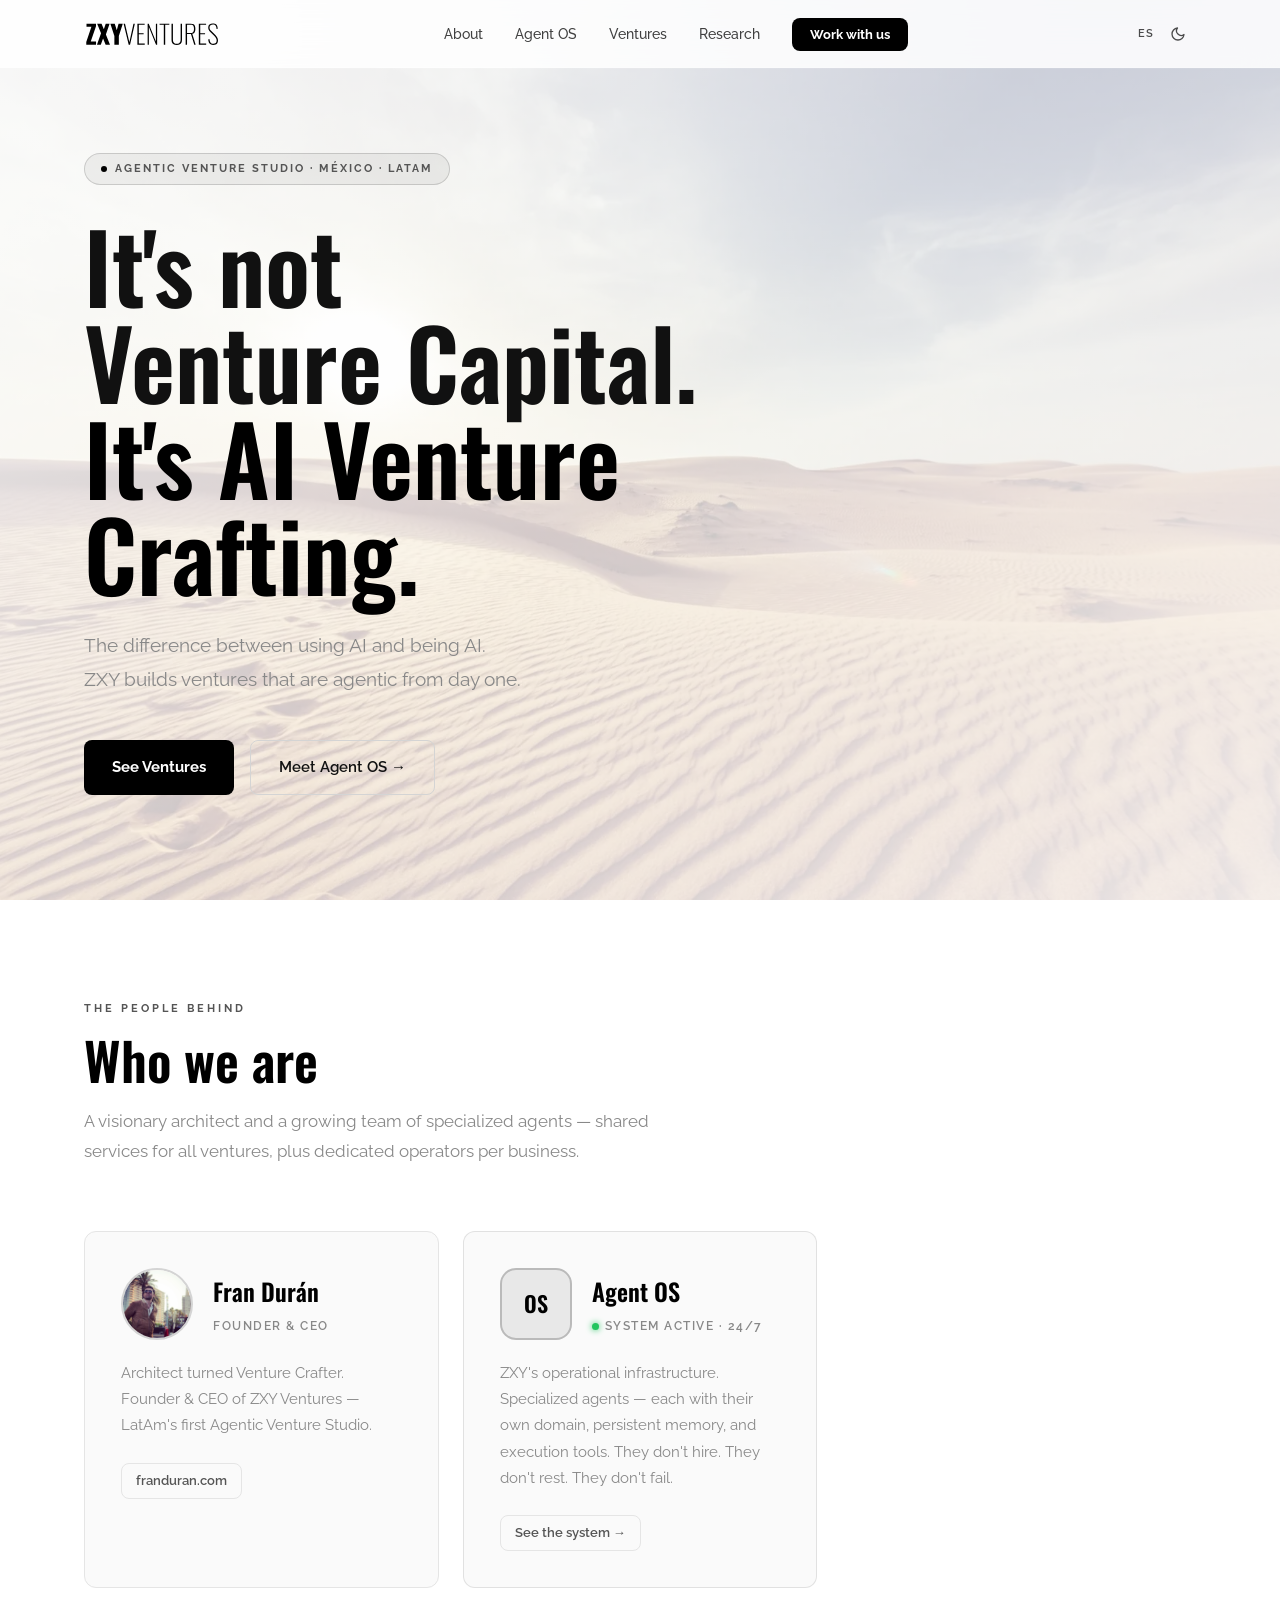
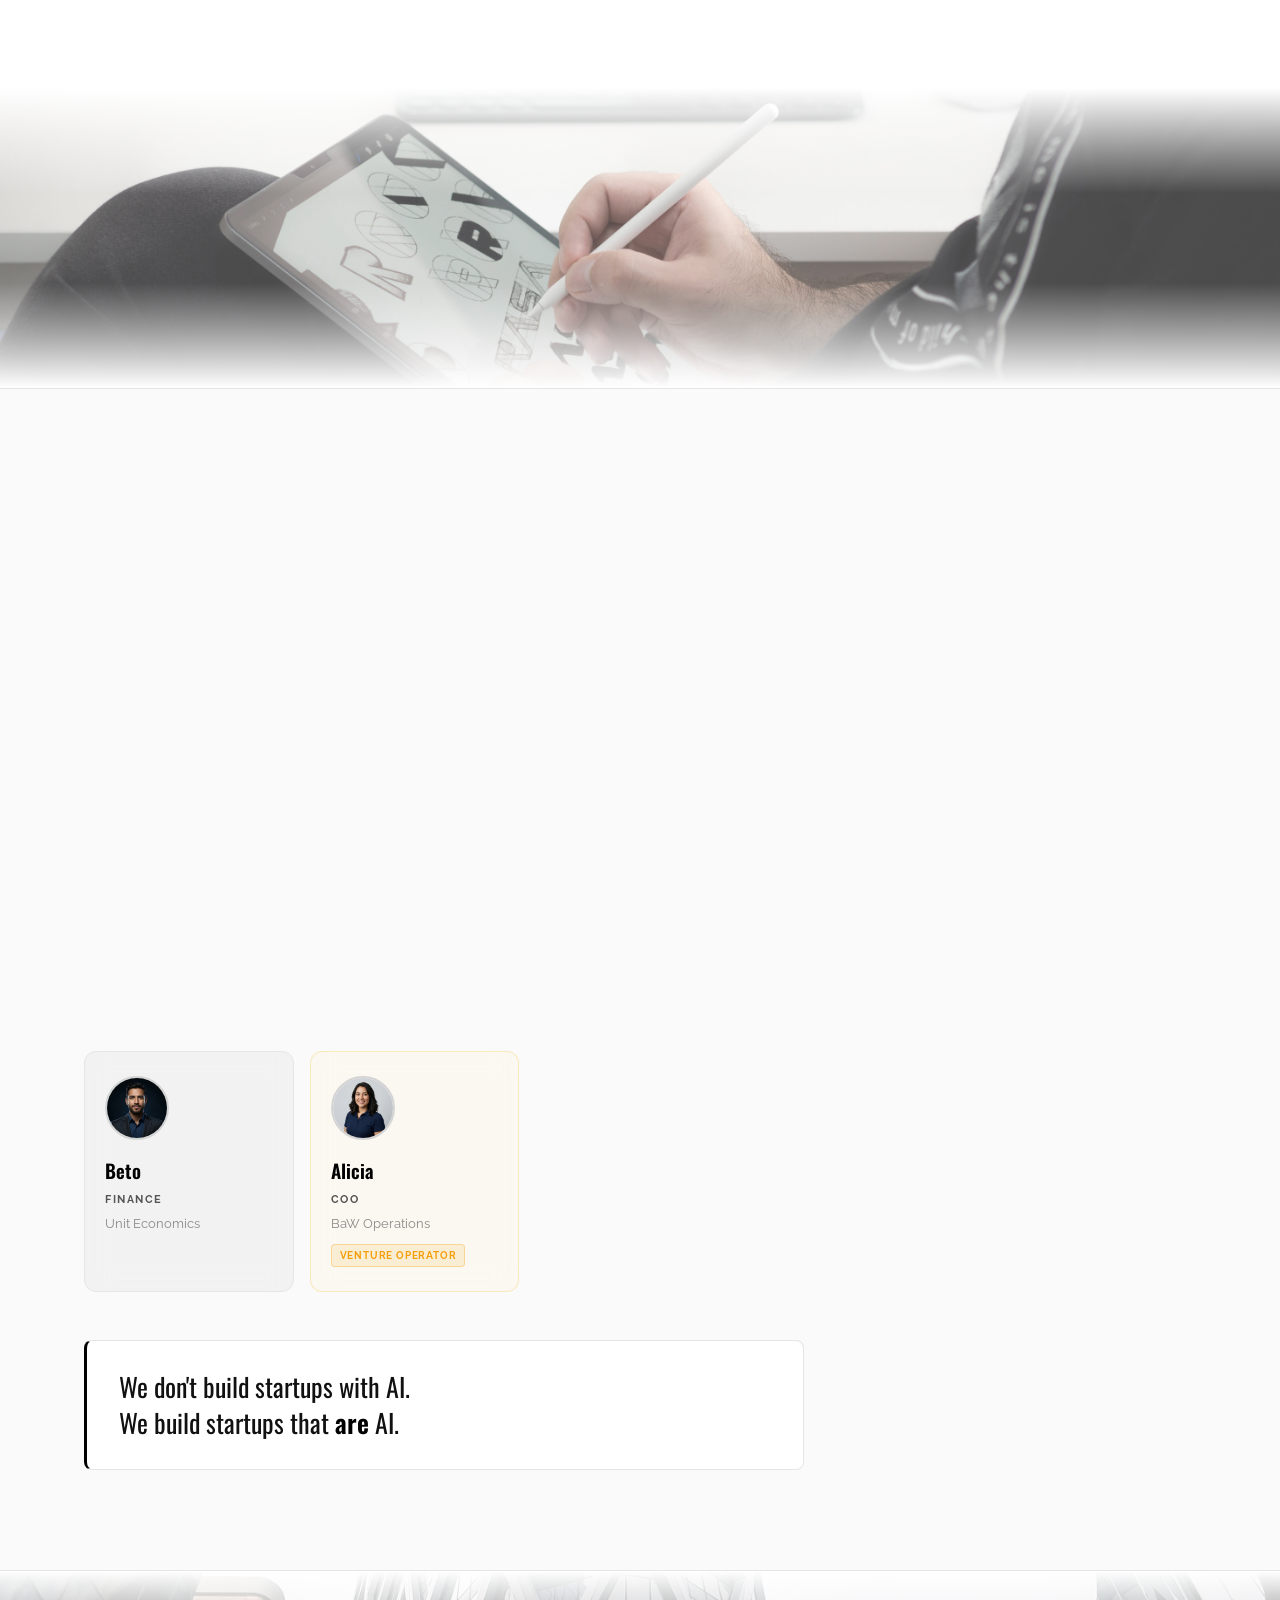
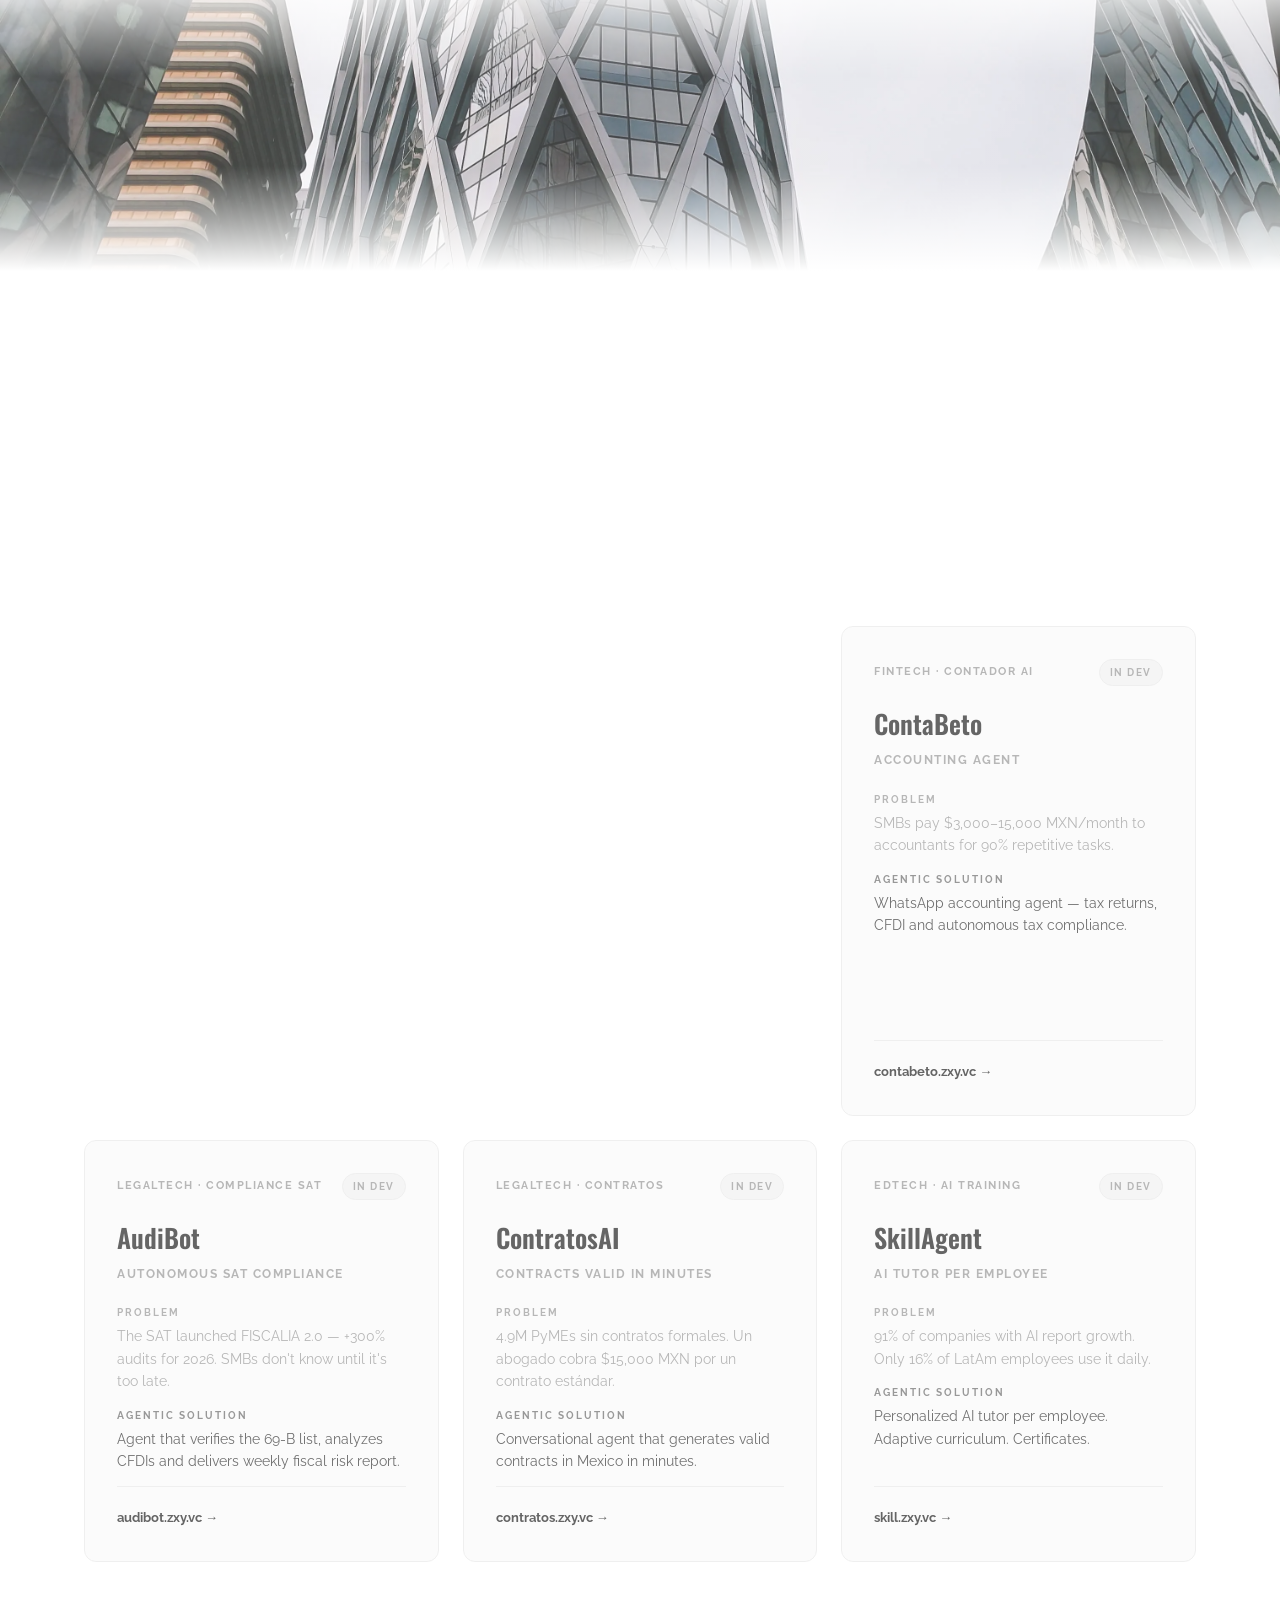
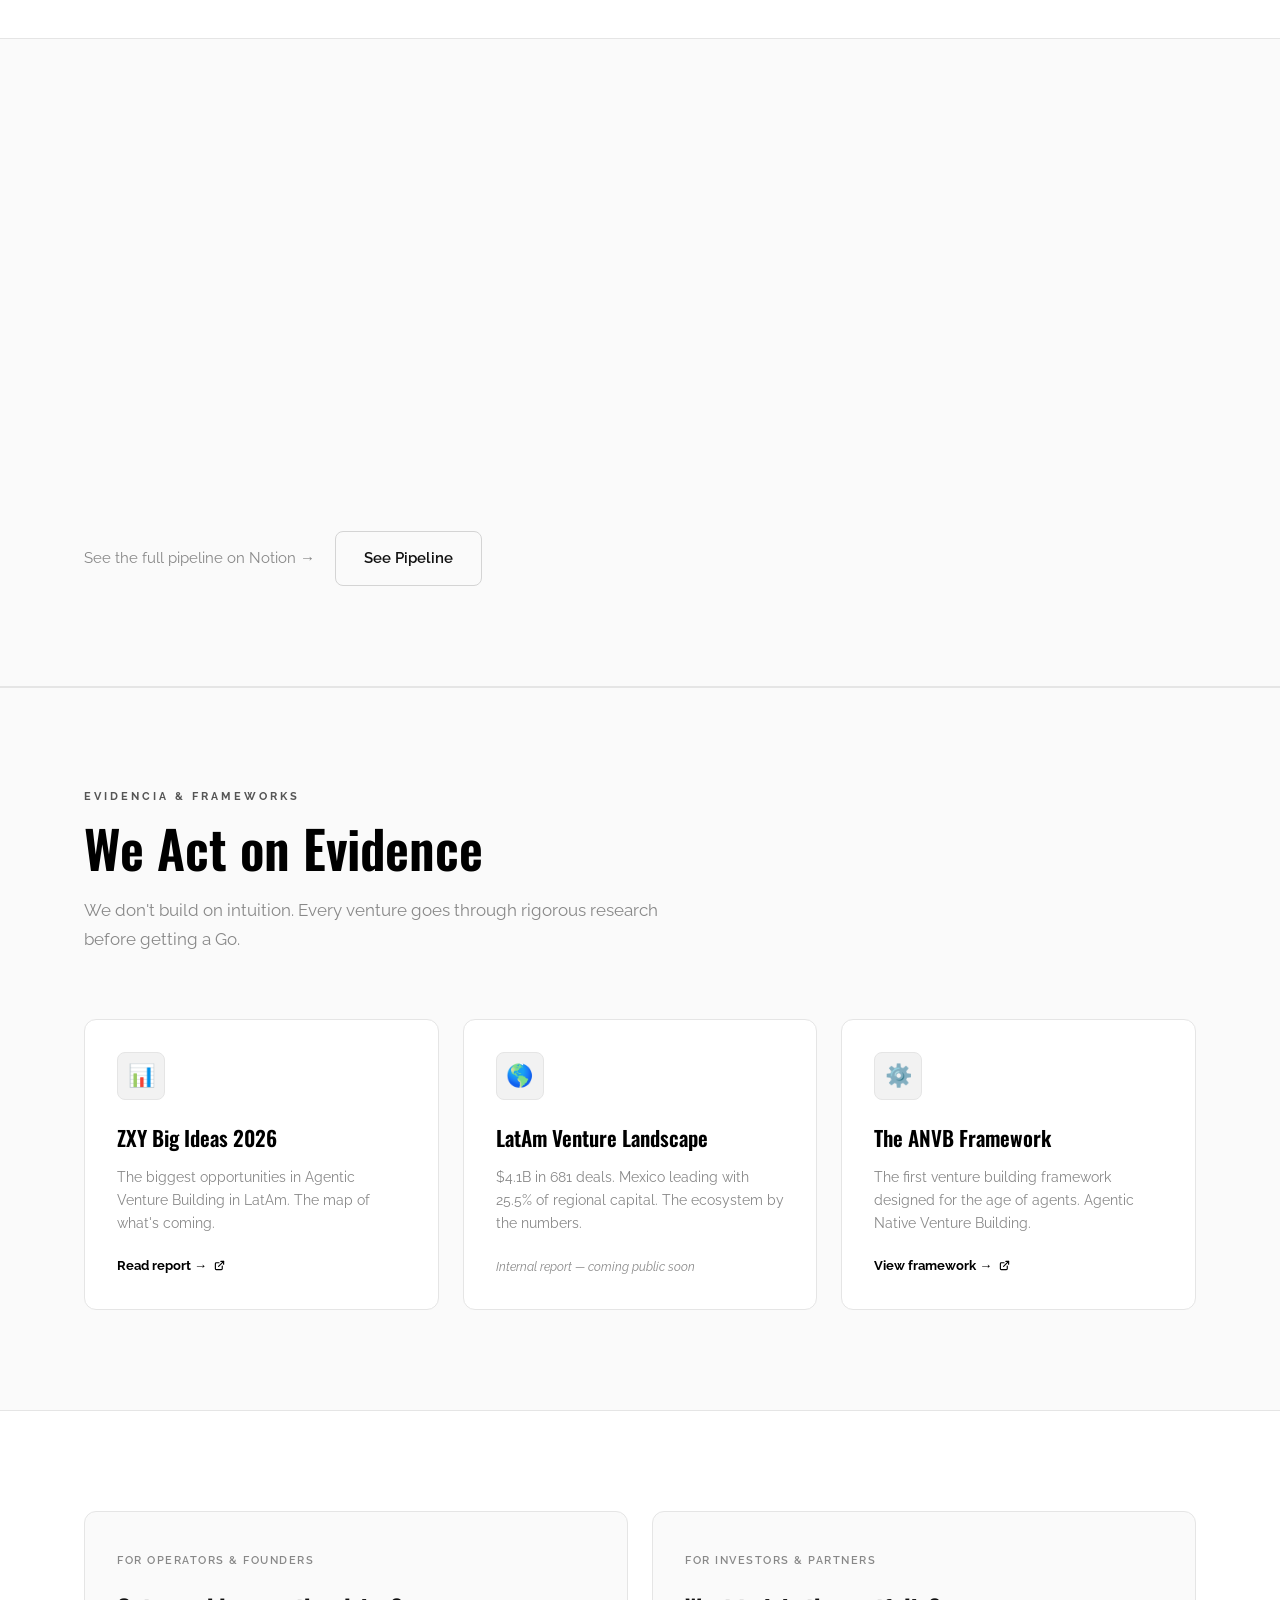
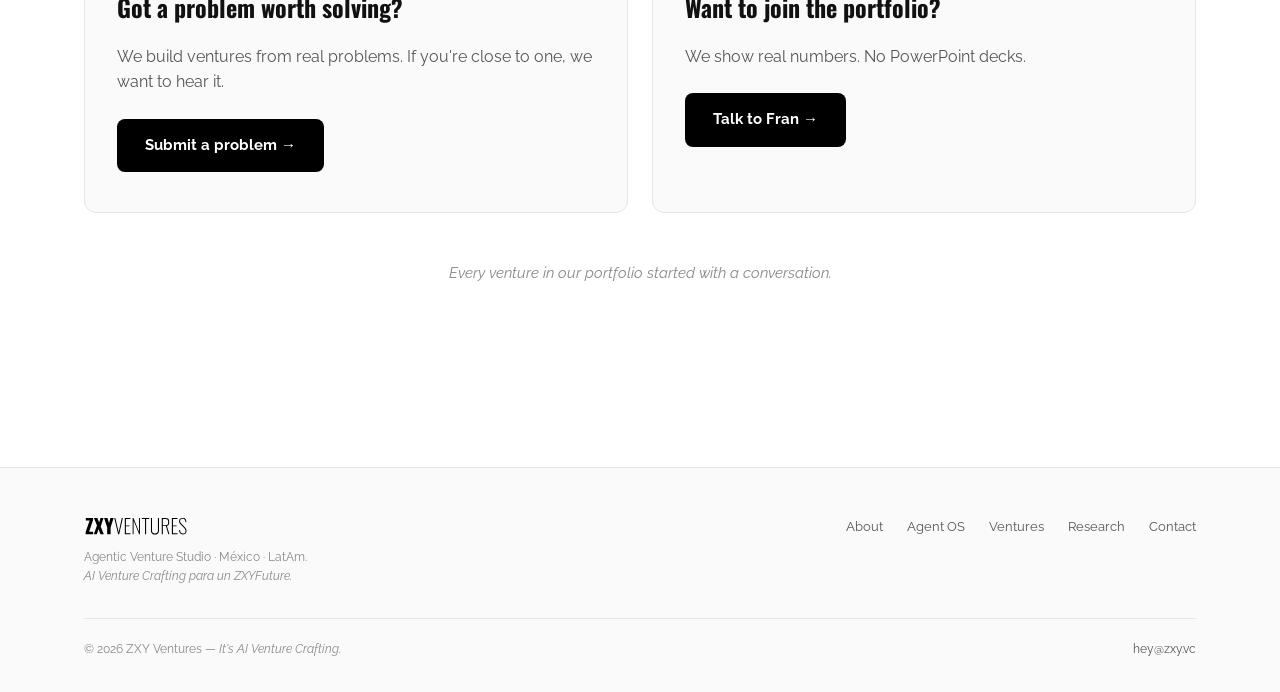
<file: index.html>
<!DOCTYPE html>
<html lang="es">
<head>
  <meta charset="UTF-8" />
  <meta name="viewport" content="width=device-width, initial-scale=1.0" />
  <title>ZXY Ventures — AI Venture Crafting · Agentic Venture Studio · LatAm</title>
  <meta name="description" content="ZXY Ventures es un Agentic Venture Studio. Construimos empresas que son imposibles sin inteligencia artificial." />

  <!-- Favicon -->
  <link rel="icon" type="image/svg+xml" href="assets/ZXY Logos/ZXY_Ventures_Logo_02_White.svg" />

  <!-- Canonical -->
  <link rel="canonical" href="https://zxy.vc" />

  <!-- Open Graph -->
  <meta property="og:title" content="ZXY Ventures — It's AI Venture Crafting." />
  <meta property="og:description" content="Agentic Venture Studio. Construimos empresas que son imposibles sin inteligencia artificial." />
  <meta property="og:url" content="https://zxy.vc" />
  <meta property="og:type" content="website" />
  <meta property="og:locale" content="es_MX" />
  <meta property="og:image" content="https://zxy.vc/assets/Pictures/giorgio-parravicini-12IHVEFRacQ-unsplash.jpg" />
  <meta property="og:image:width" content="1200" />
  <meta property="og:image:height" content="630" />

  <!-- Twitter Card -->
  <meta name="twitter:card" content="summary_large_image" />
  <meta name="twitter:title" content="ZXY Ventures — It's AI Venture Crafting." />
  <meta name="twitter:description" content="Agentic Venture Studio. Construimos empresas que son imposibles sin inteligencia artificial." />
  <meta name="twitter:image" content="https://zxy.vc/assets/Pictures/giorgio-parravicini-12IHVEFRacQ-unsplash.jpg" />

  <!-- Fonts -->
  <link rel="preconnect" href="https://fonts.googleapis.com" />
  <link rel="preconnect" href="https://fonts.gstatic.com" crossorigin />
  <link href="https://fonts.googleapis.com/css2?family=Oswald:wght@400;600&family=Raleway:wght@400;500;600;700&display=swap" rel="stylesheet" />

  <!-- Preload hero image -->
  <link rel="preload" as="image" href="assets/Pictures/giorgio-parravicini-12IHVEFRacQ-unsplash.webp" />

  <!-- GitHub Pages SPA: decode redirect from 404.html -->
  <script>
    (function(){
      var r=window.location.search.slice(1);
      if(r.indexOf('/')===0||r[0]==='/'){
        var decoded=r.slice(1).replace(/&/,'?');
        window.history.replaceState(null,null,decoded||(window.location.pathname));
      }
    })();
  </script>
  <!-- Anti-flash -->
  <script>(function(){var t=localStorage.getItem('zxy-theme');document.documentElement.setAttribute('data-theme',t||(window.matchMedia('(prefers-color-scheme: dark)').matches?'dark':'light'));})();</script>
  <link rel="stylesheet" href="style.css?v=final5" />

  <!-- Anti-flash: aplica tema antes del primer render -->
  <script>
    (function() {
      var stored = localStorage.getItem('zxy-theme');
      var theme = stored || (window.matchMedia('(prefers-color-scheme: dark)').matches ? 'dark' : 'light');
      document.documentElement.setAttribute('data-theme', theme);
    })();
  </script>
</head>
<body>

  <!-- NAV -->
  <nav>
    <div class="nav-inner">
      <a href="/" class="nav-logo"><img src="assets/ZXY%20Logos/ZXY_Ventures_Logo_02_White.svg" style="display:block;width:136px;height:26px;" alt="ZXY Ventures" /></a>
      <ul class="nav-links">
        <li><a href="#nosotros"><span data-es="Nosotros" data-en="About">Nosotros</span></a></li>
        <li><a href="#agente">Agent OS</a></li>
        <li><a href="#ventures">Ventures</a></li>
        <li><a href="#research">Research</a></li>
        <li><a href="#contacto" class="nav-cta"><span data-es="Trabaja con nosotros" data-en="Work with us">Trabaja con nosotros</span></a></li>
      </ul>
      <button class="lang-toggle" aria-label="Cambiar idioma">ES</button>
      <button id="theme-toggle" class="theme-toggle" aria-label="Cambiar tema"></button>
      <button class="nav-hamburger" id="hamburger" aria-label="Abrir menú" aria-expanded="false" aria-controls="mobileMenu">
        <span></span><span></span><span></span>
      </button>
    </div>
  </nav>

  <div class="mobile-menu" id="mobileMenu" aria-hidden="true">
    <a href="#nosotros" class="mobile-link"><span data-es="Nosotros" data-en="About">Nosotros</span></a>
    <a href="#agente" class="mobile-link">Agent OS</a>
    <a href="#ventures" class="mobile-link">Ventures</a>
    <a href="#research" class="mobile-link">Research</a>
    <a href="#contacto" class="nav-cta"><span data-es="Trabaja con nosotros" data-en="Work with us">Trabaja con nosotros</span></a>
    <div style="display:flex;gap:8px;padding:12px 24px 4px;">
      <button class="lang-toggle" aria-label="Cambiar idioma">ES</button>
      <button id="theme-toggle-mobile" class="theme-toggle" aria-label="Cambiar tema"></button>
    </div>
  </div>

  <!-- HERO -->
  <section id="hero">
    <div class="hero-overlay"></div>
    <div class="container hero-content">
      <div class="hero-inner">
        <div class="hero-eyebrow fade-in">Agentic Venture Studio · México · LatAm</div>
        <h1 class="hero-headline fade-in fade-in-1">
          It's not<br>Venture Capital.<br>
          <span class="accent-text">It's AI Venture Crafting.</span>
        </h1>
        <p class="hero-sub fade-in fade-in-2" data-es="La diferencia entre usar IA y ser IA.<br>ZXY construye ventures que son agentic desde el primer día." data-en="The difference between using AI and being AI.<br>ZXY builds ventures that are agentic from day one.">
          La diferencia entre usar IA y ser IA.<br>
          ZXY construye ventures que son agentic desde el primer día.
        </p>
        <div class="hero-ctas fade-in fade-in-3">
          <a href="#ventures" class="btn-primary" data-es="Ver Ventures" data-en="See Ventures">Ver Ventures</a>
          <a href="#agente" class="btn-secondary" data-es="Conocer Agent OS →" data-en="Meet Agent OS →">Conocer Agent OS →</a>
        </div>
      </div>
    </div>
  </section>



  <!-- NOSOTROS -->
  <section id="nosotros" class="section">
    <div class="container">
      <div class="section-header fade-in">
        <div class="section-label" data-es="Las personas detrás" data-en="The people behind">Las personas detrás</div>
        <h2 class="section-title" data-es="Quiénes somos" data-en="Who we are">Quiénes somos</h2>
        <p class="section-sub" data-es="Un arquitecto visionario y un equipo creciente de agentes especializados — servicios compartidos para todos los ventures, más operadores dedicados por negocio." data-en="A visionary architect and a growing team of specialized agents — shared services for all ventures, plus dedicated operators per business.">Un arquitecto visionario y un equipo creciente de agentes especializados — servicios compartidos para todos los ventures, más operadores dedicados por negocio.</p>
      </div>
      <div class="equipo-grid">
        <div class="equipo-card fade-in">
          <div class="equipo-card-top">
            <div class="equipo-avatar-wrap">
              <img src="assets/agents/fran.jpg" alt="Fran Durán" loading="lazy" width="72" height="72" />
            </div>
            <div>
              <div class="equipo-name">Fran Durán</div>
              <div class="equipo-role">Founder &amp; CEO</div>
            </div>
          </div>
          <p class="equipo-bio" data-es="Arquitecto de formación, Venture Crafter por convicción. Fundador y CEO de ZXY Ventures — el primer Agentic Venture Studio de LatAm." data-en="Architect turned Venture Crafter. Founder &amp; CEO of ZXY Ventures — LatAm's first Agentic Venture Studio.">
            Arquitecto de formación, Venture Crafter por convicción. Fundador y CEO de ZXY Ventures — el primer Agentic Venture Studio de LatAm. 12+ años construyendo ecosistemas de innovación en México. Alumni Singularity University. Docente en el Tec de Monterrey. Su tesis: las empresas que definirán el futuro no usarán IA — serán IA desde el primer día. Eso es el ZXYFuture.
          </p>
          <div class="equipo-links">
            <a href="https://franduran.com" target="_blank" rel="noopener" class="equipo-link">franduran.com</a>
          </div>
        </div>

        <div class="equipo-card equipo-card-os fade-in fade-in-1">
          <div class="equipo-card-top">
            <div class="equipo-avatar-wrap equipo-avatar-os">
              <span>OS</span>
            </div>
            <div>
              <div class="equipo-name">Agent OS</div>
              <div class="equipo-role" style="display:flex;align-items:center;gap:6px;">
                <span style="display:inline-block;width:7px;height:7px;border-radius:50%;background:#22c55e;box-shadow:0 0 6px #22c55e;flex-shrink:0;"></span>
                <span data-es="Sistema Activo · 24/7" data-en="System Active · 24/7">Sistema Activo · 24/7</span>
              </div>
            </div>
          </div>
          <p class="equipo-bio" data-es="Infraestructura operativa de ZXY. Agentes especializados — cada uno con dominio propio, memoria persistente y herramientas de ejecución. No contratan. No descansan. No fallan." data-en="ZXY's operational infrastructure. Specialized agents — each with their own domain, persistent memory, and execution tools. They don't hire. They don't rest. They don't fail.">
            Infraestructura operativa de ZXY. Agentes especializados — cada uno con dominio propio, memoria persistente y herramientas de ejecución. No contratan. No descansan. No fallan.
          </p>
          <div class="equipo-links">
            <a href="#agente" class="equipo-link" data-es="Ver el sistema →" data-en="See the system →">Ver el sistema →</a>
          </div>
        </div>
      </div>
    </div>
  </section>

  <!-- SEPARATOR -->
  <div class="separator" style="background-image:url('assets/Pictures/milad-fakurian-SwEugqgu3xI-unsplash.webp')">
    <div class="separator-overlay"></div>
  </div>

  <!-- AGENT OS -->
  <section id="agente" class="section section-alt">
    <div class="container">
      <div class="section-header fade-in">
        <div class="section-label" data-es="Infraestructura Propietaria" data-en="Proprietary Infrastructure">Infraestructura Propietaria</div>
        <h2 class="section-title" data-es="Agent OS —&lt;br&gt;El Equipo que Nadie Más Tiene" data-en="Agent OS —&lt;br&gt;The Team Nobody Else Has">Agent OS —<br>El Equipo que Nadie Más Tiene</h2>
        <p class="section-label" style="margin-top:-8px;margin-bottom:8px;font-size:13px;" data-es="El sistema que no olvida." data-en="The system that never forgets.">El sistema que no olvida.</p>
        <p class="section-sub" data-es="Agentes de servicios compartidos disponibles en cualquier venture desde el día cero, más operadores dedicados que nacen con cada negocio. No contratan. No descansan." data-en="Shared-service agents available in any venture from day zero, plus dedicated operators that are born with each business. They don't hire. They don't rest.">Agentes de servicios compartidos disponibles en cualquier venture desde el día cero, más operadores dedicados que nacen con cada negocio. No contratan. No descansan.</p>
      </div>
      <div class="agent-grid">
        <div class="agent-card fade-in">
          <div class="agent-avatar"><img src="assets/agents/hugo.png" alt="Hugo — Chief of Staff, Coordinación &amp; Ops" loading="lazy" width="64" height="64" /></div>
          <div class="agent-name">Hugo</div>
          <div class="agent-role">Chief of Staff</div>
          <div class="agent-spec">Coordination &amp; Ops</div>
        </div>
        <div class="agent-card fade-in fade-in-1">
          <div class="agent-avatar"><img src="assets/agents/rafa.png" alt="Rafa — Research e Inteligencia de Mercado" loading="lazy" width="64" height="64" /></div>
          <div class="agent-name">Rafa</div>
          <div class="agent-role">Research</div>
          <div class="agent-spec">Market Intelligence</div>
        </div>
        <div class="agent-card fade-in fade-in-2">
          <div class="agent-avatar"><img src="assets/agents/andres.png" alt="Andrés — Arquitectura Legal y Estructuras" loading="lazy" width="64" height="64" /></div>
          <div class="agent-name">Andrés</div>
          <div class="agent-role">Build</div>
          <div class="agent-spec">Code &amp; Tech</div>
        </div>
        <div class="agent-card fade-in fade-in-3">
          <div class="agent-avatar"><img src="assets/agents/luis.png" alt="Luis — Growth, Contenido &amp; Canales" loading="lazy" width="64" height="64" /></div>
          <div class="agent-name">Luis</div>
          <div class="agent-role">Growth</div>
          <div class="agent-spec">Content &amp; Channels</div>
        </div>
        <div class="agent-card fade-in">
          <div class="agent-avatar"><img src="assets/agents/maribel.png" alt="Maribel — Legal, Contratos &amp; Compliance" loading="lazy" width="64" height="64" /></div>
          <div class="agent-name">Maribel</div>
          <div class="agent-role">Legal</div>
          <div class="agent-spec">Contracts &amp; Compliance</div>
        </div>
        <div class="agent-card fade-in fade-in-1">
          <div class="agent-avatar"><img src="assets/agents/beto.png" alt="Beto — Finanzas &amp; Unit Economics (ContaBeto)" loading="lazy" width="64" height="64" /></div>
          <div class="agent-name">Beto</div>
          <div class="agent-role">Finance</div>
          <div class="agent-spec">Unit Economics</div>
        </div>
        <div class="agent-card agent-card-baw fade-in fade-in-2">
          <div class="agent-avatar"><img src="assets/agents/alicia.png" alt="Alicia — COO BaW" loading="lazy" width="64" height="64" /></div>
          <div class="agent-name">Alicia</div>
          <div class="agent-role">COO</div>
          <div class="agent-spec">BaW Operations</div>
          <div class="agent-badge-baw" data-es="Operador de Venture" data-en="Venture Operator">Operador de Venture</div>
        </div>
      </div>
      <div class="agente-quote fade-in">
        <p data-es="No construimos startups con IA.&lt;br&gt;Construimos startups que &lt;strong&gt;son&lt;/strong&gt; IA." data-en="We don't build startups with AI.&lt;br&gt;We build startups that &lt;strong&gt;are&lt;/strong&gt; AI.">No construimos startups con IA.<br>Construimos startups que <strong>son</strong> IA.</p>
      </div>
    </div>
  </section>

  <!-- SEPARATOR -->
  <div class="separator" style="background-image:url('assets/Pictures/david-east-6psstU2DLKs-unsplash.webp')">
    <div class="separator-overlay"></div>
  </div>

  <!-- VENTURES -->
  <section id="ventures" class="section">
    <div class="container">
      <div class="section-header fade-in">
        <div class="section-label" data-es="Portfolio" data-en="Portfolio">Portfolio</div>
        <h2 class="section-title" data-es="Ventures ZXY" data-en="ZXY Ventures">Ventures ZXY</h2>
        <p class="section-sub" data-es="Problemas reales, soluciones agénticas. Cada venture nace de investigación rigurosa y opera con Agent OS desde el día cero." data-en="Real problems, agentic solutions. Each venture is born from rigorous research and operates with Agent OS from day zero.">Problemas reales, soluciones agénticas. Cada venture nace de investigación rigurosa y opera con Agent OS desde el día cero.</p>
      </div>
      <div class="ventures-grid">

        <div class="venture-card fade-in">
          <div class="venture-top">
            <span class="venture-sector">PropTech · Agent OS Lab</span>
            <span class="badge badge-live" role="status" data-es="OPERANDO" data-en="LIVE">OPERANDO</span>
          </div>
          <div class="venture-name">BaW</div>
          <div class="venture-tagline" data-es="Design Partner #1 · BaW Design Lab" data-en="Design Partner #1 · BaW Design Lab">Design Partner #1 · BaW Design Lab</div>
          <div class="venture-block">
            <div class="venture-block-label" data-es="Qué es" data-en="What it is">Qué es</div>
            <p data-es="Nuestro laboratorio de property management operado por agentes de IA. BaW no usa software externo — construye, opera y documenta su propio sistema desde adentro." data-en="Our property management lab operated by AI agents. BaW doesn't use external software — it builds, operates and documents its own system from the inside.">Nuestro laboratorio de property management operado por agentes de IA. BaW no usa software externo — construye, opera y documenta su propio sistema desde adentro.</p>
          </div>
          <div class="venture-block venture-block-solution">
            <div class="venture-block-label" data-es="Lo que produce" data-en="What it produces">Lo que produce</div>
            <p data-es="BaW OS — property management system AI-native para STR, MTR y LTR. Si funciona en BaW, funciona en el mercado." data-en="BaW OS — AI-native property management system for STR, MTR and LTR. If it works in BaW, it works in the market.">BaW OS — property management system AI-native para STR, MTR y LTR. Si funciona en BaW, funciona en el mercado.</p>
          </div>
          <div class="venture-footer">
            <a href="https://baw.zxy.vc" target="_blank" rel="noopener" class="venture-link">baw.zxy.vc →</a>
            <span class="venture-lab-note" data-es="El lab que hace posibles los demás ventures" data-en="The lab that makes other ventures possible">El lab que hace posibles los demás ventures</span>
          </div>
        </div>

        <div class="venture-card fade-in fade-in-1">
          <div class="venture-top">
            <span class="venture-sector">AI Agents · Chief of Staff</span>
            <span class="badge badge-live" role="status" data-es="OPERANDO" data-en="LIVE">OPERANDO</span>
          </div>
          <div class="venture-name">ZXY Agents</div>
          <div class="venture-tagline" data-es="Tu Chief of Staff digital por WhatsApp" data-en="Your digital Chief of Staff on WhatsApp">Tu Chief of Staff digital por WhatsApp</div>
          <div class="venture-block">
            <div class="venture-block-label" data-es="Qué es" data-en="What it is">Qué es</div>
            <p data-es="Agentes de IA personalizados para CEOs y founders. Tu propio agente con personalidad y memoria, accesible vía WhatsApp. Desde $199/mes." data-en="Custom AI agents for CEOs and founders. Your own agent with personality and memory, accessible via WhatsApp. From $199/mo.">Agentes de IA personalizados para CEOs y founders. Tu propio agente con personalidad y memoria, accesible vía WhatsApp. Desde $199/mes.</p>
          </div>
          <div class="venture-footer">
            <a href="https://agents.zxy.vc" target="_blank" rel="noopener" class="venture-link">agents.zxy.vc →</a>
            <span class="venture-lab-note" data-es="Construido con nuestra experiencia operando Agent OS internamente" data-en="Built from our experience running Agent OS internally">Construido con nuestra experiencia operando Agent OS internamente</span>
          </div>
        </div>

        <div class="venture-card fade-in fade-in-2">
          <div class="venture-top">
            <span class="venture-sector">FinTech · Contador AI</span>
            <span class="badge badge-building" role="status" data-es="EN DES" data-en="IN DEV">EN DES</span>
          </div>
          <div class="venture-name">ContaBeto</div>
          <div class="venture-tagline" data-es="Agente de Contabilidad" data-en="Accounting Agent">Agente de Contabilidad</div>
          <div class="venture-block">
            <div class="venture-block-label" data-es="Problema" data-en="Problem">Problema</div>
            <p data-es="Las PyMEs pagan $3,000–15,000 MXN/mes a contadores para tareas 90% repetitivas." data-en="SMBs pay $3,000–15,000 MXN/month to accountants for 90% repetitive tasks.">Las PyMEs pagan $3,000–15,000 MXN/mes a contadores para tareas 90% repetitivas.</p>
          </div>
          <div class="venture-block venture-block-solution">
            <div class="venture-block-label" data-es="Solución agéntica" data-en="Agentic Solution">Solución agéntica</div>
            <p data-es="Agente de contabilidad por WhatsApp — declaraciones, CFDI y compliance fiscal autónomo." data-en="WhatsApp accounting agent — tax returns, CFDI and autonomous tax compliance.">Agente de contabilidad por WhatsApp — declaraciones, CFDI y compliance fiscal autónomo.</p>
          </div>
          <div class="venture-footer">
            <a href="https://contabeto.zxy.vc" target="_blank" rel="noopener" class="venture-link">contabeto.zxy.vc →</a>
          </div>
        </div>

        <div class="venture-card fade-in fade-in-2">
          <div class="venture-top">
            <span class="venture-sector">LegalTech · Compliance SAT</span>
            <span class="badge badge-building" role="status" data-es="EN DES" data-en="IN DEV">EN DES</span>
          </div>
          <div class="venture-name">AudiBot</div>
          <div class="venture-tagline" data-es="Compliance SAT Autónomo" data-en="Autonomous SAT Compliance">Compliance SAT Autónomo</div>
          <div class="venture-block">
            <div class="venture-block-label" data-es="Problema" data-en="Problem">Problema</div>
            <p data-es="El SAT lanzó FISCALIA 2.0 — +300% auditorías para 2026. Las PyMEs no lo saben hasta que es tarde." data-en="The SAT launched FISCALIA 2.0 — +300% audits for 2026. SMBs don't know until it's too late.">El SAT lanzó FISCALIA 2.0 — +300% auditorías para 2026. Las PyMEs no lo saben hasta que es tarde.</p>
          </div>
          <div class="venture-block venture-block-solution">
            <div class="venture-block-label" data-es="Solución agéntica" data-en="Agentic Solution">Solución agéntica</div>
            <p data-es="Agente que verifica el 69-B, analiza CFDIs y entrega reporte semanal de riesgo fiscal." data-en="Agent that verifies the 69-B list, analyzes CFDIs and delivers weekly fiscal risk report.">Agente que verifica el 69-B, analiza CFDIs y entrega reporte semanal de riesgo fiscal.</p>
          </div>
          <div class="venture-footer">
            <a href="https://audibot.zxy.vc" target="_blank" rel="noopener" class="venture-link">audibot.zxy.vc →</a>
          </div>
        </div>

        <div class="venture-card fade-in">
          <div class="venture-top">
            <span class="venture-sector">LegalTech · Contratos</span>
            <span class="badge badge-building" role="status" data-es="EN DES" data-en="IN DEV">EN DES</span>
          </div>
          <div class="venture-name">ContratosAI</div>
          <div class="venture-tagline" data-es="Contratos Válidos en Minutos" data-en="Contracts Valid in Minutes">Contratos Válidos en Minutos</div>
          <div class="venture-block">
            <div class="venture-block-label" data-es="Problema" data-en="Problem">Problema</div>
            <p>4.9M PyMEs sin contratos formales. Un abogado cobra $15,000 MXN por un contrato estándar.</p>
          </div>
          <div class="venture-block venture-block-solution">
            <div class="venture-block-label" data-es="Solución agéntica" data-en="Agentic Solution">Solución agéntica</div>
            <p data-es="Agente conversacional que genera contratos válidos en México en minutos." data-en="Conversational agent that generates valid contracts in Mexico in minutes.">Agente conversacional que genera contratos válidos en México en minutos.</p>
          </div>
          <div class="venture-footer">
            <a href="https://contratos.zxy.vc" target="_blank" rel="noopener" class="venture-link">contratos.zxy.vc →</a>
          </div>
        </div>

        <div class="venture-card fade-in fade-in-1">
          <div class="venture-top">
            <span class="venture-sector" data-es="EdTech · Capacitación AI" data-en="EdTech · AI Training">EdTech · Capacitación AI</span>
            <span class="badge badge-building" role="status" data-es="EN DES" data-en="IN DEV">EN DES</span>
          </div>
          <div class="venture-name">SkillAgent</div>
          <div class="venture-tagline" data-es="Tutor AI por Empleado" data-en="AI Tutor per Employee">Tutor AI por Empleado</div>
          <div class="venture-block">
            <div class="venture-block-label" data-es="Problema" data-en="Problem">Problema</div>
            <p data-es="91% de empresas con AI reportan crecimiento. Solo 16% de empleados LatAm la usan diariamente." data-en="91% of companies with AI report growth. Only 16% of LatAm employees use it daily.">91% de empresas con AI reportan crecimiento. Solo 16% de empleados LatAm la usan diariamente.</p>
          </div>
          <div class="venture-block venture-block-solution">
            <div class="venture-block-label" data-es="Solución agéntica" data-en="Agentic Solution">Solución agéntica</div>
            <p data-es="Tutor AI personalizado por empleado. Currículo adaptativo. Certificados." data-en="Personalized AI tutor per employee. Adaptive curriculum. Certificates.">Tutor AI personalizado por empleado. Currículo adaptativo. Certificados.</p>
          </div>
          <div class="venture-footer">
            <a href="https://skill.zxy.vc" target="_blank" rel="noopener" class="venture-link">skill.zxy.vc →</a>
          </div>
        </div>

      </div>
    </div>
  </section>

  <!-- PIPELINE -->
  <section id="pipeline" class="section section-alt">
    <div class="container">
      <div class="section-header fade-in">
        <div class="section-label">Venture Pipeline</div>
        <h2 class="section-title" data-es="Ideas en evaluación" data-en="Ideas in Evaluation">Ideas en evaluación</h2>
        <p class="section-sub" data-es="Transparencia total — aquí el pipeline vivo de ideas que estamos analizando, validando y construyendo. Cada venture activo empezó aquí." data-en="Total transparency — here is the live pipeline of ideas we are analyzing, validating, and building. Every active venture started here.">Transparencia total — aquí el pipeline vivo de ideas que estamos analizando, validando y construyendo. Cada venture activo empezó aquí.</p>
      </div>
      <div class="pipeline-stages fade-in">
        <div class="pipeline-stage">
          <div class="pipeline-stage-label">Signal</div>
          <div class="pipeline-stage-sub">Problema identificado</div>
        </div>
        <div class="pipeline-arrow">→</div>
        <div class="pipeline-stage">
          <div class="pipeline-stage-label">Thesis</div>
          <div class="pipeline-stage-sub" data-es="Hipótesis formulada" data-en="Hypothesis formulated">Hipótesis formulada</div>
        </div>
        <div class="pipeline-arrow">→</div>
        <div class="pipeline-stage">
          <div class="pipeline-stage-label">Validation</div>
          <div class="pipeline-stage-sub">Customer discovery</div>
        </div>
        <div class="pipeline-arrow">→</div>
        <div class="pipeline-stage pipeline-stage-active">
          <div class="pipeline-stage-label">Build</div>
          <div class="pipeline-stage-sub">MVP con Agent OS</div>
        </div>
        <div class="pipeline-arrow">→</div>
        <div class="pipeline-stage pipeline-stage-active">
          <div class="pipeline-stage-label">Live</div>
          <div class="pipeline-stage-sub">En mercado</div>
        </div>
      </div>
      <div class="pipeline-cta fade-in">
        <p data-es="Ver el pipeline completo en Notion →" data-en="See the full pipeline on Notion →">Ver el pipeline completo en Notion →</p>
        <a href="https://zxyventures.notion.site/ebd//30f169373e72819b8717e906e61e7dfb?v=327169373e72803bac51000c39072014" target="_blank" rel="noopener noreferrer" class="btn-secondary" data-es="Ver Pipeline" data-en="See Pipeline">Ver Pipeline <svg class="ext-icon" width="12" height="12" viewBox="0 0 24 24" fill="none" stroke="currentColor" stroke-width="2.5" stroke-linecap="round" stroke-linejoin="round" aria-hidden="true"><path d="M18 13v6a2 2 0 01-2 2H5a2 2 0 01-2-2V8a2 2 0 012-2h6"/><polyline points="15 3 21 3 21 9"/><line x1="10" y1="14" x2="21" y2="3"/></svg></a>
      </div>
    </div>
  </section>

  <!-- RESEARCH -->
  <section id="research" class="section section-alt">
    <div class="container">
      <div class="section-header fade-in">
        <div class="section-label">Evidencia &amp; Frameworks</div>
        <h2 class="section-title" data-es="Actuamos con evidencia" data-en="We Act on Evidence">Actuamos con evidencia</h2>
        <p class="section-sub" data-es="No construimos sobre intuición. Cada venture pasa por investigación rigurosa antes de recibir un Go." data-en="We don't build on intuition. Every venture goes through rigorous research before getting a Go.">No construimos sobre intuición. Cada venture pasa por investigación rigurosa antes de recibir un Go.</p>
      </div>
      <div class="research-grid">
        <div class="research-card fade-in">
          <div class="research-icon" aria-hidden="true">📊</div>
          <div class="research-title">ZXY Big Ideas 2026</div>
          <p class="research-desc" data-es="Las oportunidades más grandes en Agentic Venture Building en LatAm. El mapa de lo que viene." data-en="The biggest opportunities in Agentic Venture Building in LatAm. The map of what's coming.">Las oportunidades más grandes en Agentic Venture Building en LatAm. El mapa de lo que viene.</p>
          <a href="https://gamma.app/docs/tur9lri83bup50j" target="_blank" rel="noopener noreferrer" class="research-link"><span data-es="Leer reporte →" data-en="Read report →">Leer reporte →</span> <svg class="ext-icon" width="11" height="11" viewBox="0 0 24 24" fill="none" stroke="currentColor" stroke-width="2.5" stroke-linecap="round" stroke-linejoin="round" aria-hidden="true"><path d="M18 13v6a2 2 0 01-2 2H5a2 2 0 01-2-2V8a2 2 0 012-2h6"/><polyline points="15 3 21 3 21 9"/><line x1="10" y1="14" x2="21" y2="3"/></svg></a>
        </div>
        <div class="research-card fade-in fade-in-1">
          <div class="research-icon" aria-hidden="true">🌎</div>
          <div class="research-title">LatAm Venture Landscape</div>
          <p class="research-desc" data-es="$4.1B en 681 deals. México liderando con 25.5% del capital regional. El ecosistema en números." data-en="$4.1B in 681 deals. Mexico leading with 25.5% of regional capital. The ecosystem by the numbers.">$4.1B en 681 deals. México liderando con 25.5% del capital regional. El ecosistema en números.</p>
          <span class="research-no-link" data-es="Reporte interno — próximamente público" data-en="Internal report — coming public soon">Reporte interno — próximamente público</span>
        </div>
        <div class="research-card fade-in fade-in-2">
          <div class="research-icon" aria-hidden="true">⚙️</div>
          <div class="research-title">The ANVB Framework</div>
          <p class="research-desc" data-es="El primer framework de venture building diseñado para la era de los agentes. Agentic Native Venture Building." data-en="The first venture building framework designed for the age of agents. Agentic Native Venture Building.">El primer framework de venture building diseñado para la era de los agentes. Agentic Native Venture Building.</p>
          <a href="https://gamma.app/docs/jbcl3zox6v5nn73" target="_blank" rel="noopener noreferrer" class="research-link"><span data-es="Ver framework →" data-en="View framework →">Ver framework →</span> <svg class="ext-icon" width="11" height="11" viewBox="0 0 24 24" fill="none" stroke="currentColor" stroke-width="2.5" stroke-linecap="round" stroke-linejoin="round" aria-hidden="true"><path d="M18 13v6a2 2 0 01-2 2H5a2 2 0 01-2-2V8a2 2 0 012-2h6"/><polyline points="15 3 21 3 21 9"/><line x1="10" y1="14" x2="21" y2="3"/></svg></a>
        </div>
      </div>
    </div>
  </section>

  <!-- CTA FINAL -->
  <section id="contacto" class="section cta-final">
    <div class="container">
      <div class="cta-grid fade-in">
        <div class="cta-card">
          <span class="cta-label" data-es="PARA OPERADORES Y FOUNDERS" data-en="FOR OPERATORS & FOUNDERS">PARA OPERADORES Y FOUNDERS</span>
          <h3 class="cta-heading" data-es="¿Tienes un problema que vale la pena resolver?" data-en="Got a problem worth solving?">¿Tienes un problema que vale la pena resolver?</h3>
          <p class="cta-desc" data-es="Construimos ventures a partir de problemas reales. Si estás cerca de uno, queremos escucharlo." data-en="We build ventures from real problems. If you're close to one, we want to hear it.">Construimos ventures a partir de problemas reales. Si estás cerca de uno, queremos escucharlo.</p>
          <a href="mailto:hey@zxy.vc" class="btn-primary" data-es="Enviar un problema →" data-en="Submit a problem →">Enviar un problema →</a>
        </div>
        <div class="cta-card">
          <span class="cta-label" data-es="PARA INVERSORES Y PARTNERS" data-en="FOR INVESTORS & PARTNERS">PARA INVERSORES Y PARTNERS</span>
          <h3 class="cta-heading" data-es="¿Quieres entrar al portafolio?" data-en="Want to join the portfolio?">¿Quieres entrar al portafolio?</h3>
          <p class="cta-desc" data-es="Mostramos números reales. No decks de PowerPoint." data-en="We show real numbers. No PowerPoint decks.">Mostramos números reales. No decks de PowerPoint.</p>
          <a href="mailto:hey@zxy.vc" class="btn-primary" data-es="Habla con Fran →" data-en="Talk to Fran →">Habla con Fran →</a>
        </div>
      </div>
      <p class="cta-closing fade-in" data-es="Cada venture en nuestro portafolio empezó con una conversación." data-en="Every venture in our portfolio started with a conversation.">Cada venture en nuestro portafolio empezó con una conversación.</p>
    </div>
  </section>

  <!-- FOOTER -->
  <footer>
    <div class="container">
      <div class="ft-inner">
        <div class="ft-brand">
          <a href="/" class="ft-logo-link">
            <img src="assets/ZXY%20Logos/ZXY_Ventures_Logo_02_White.svg" class="ft-logo-img" alt="ZXY Ventures" width="104" height="20" />
          </a>
          <p class="ft-tagline">Agentic Venture Studio · México · LatAm.<br><em>AI Venture Crafting para un ZXYFuture.</em></p>
        </div>
        <div class="ft-nav">
          <a href="#nosotros" class="ft-link"><span data-es="Nosotros" data-en="About">Nosotros</span></a>
          <a href="#agente" class="ft-link">Agent OS</a>
          <a href="#ventures" class="ft-link">Ventures</a>
          <a href="#research" class="ft-link">Research</a>
          <a href="#contacto" class="ft-link"><span data-es="Contacto" data-en="Contact">Contacto</span></a>
        </div>
      </div>
      <div class="ft-bottom">
        <span class="ft-copy">© 2026 ZXY Ventures — <em>It's AI Venture Crafting.</em></span>
        <span class="ft-copy"><a href="mailto:hey@zxy.vc" class="ft-email">hey@zxy.vc</a></span>
      </div>
    </div>
  </footer>

  <!-- Schema.org structured data -->
  <script type="application/ld+json">
  {
    "@context": "https://schema.org",
    "@type": "Organization",
    "name": "ZXY Ventures",
    "alternateName": "Zone of eXponential Yields",
    "url": "https://zxy.vc",
    "logo": "https://zxy.vc/assets/ZXY Logos/ZXY_Ventures_Logo_02_White.svg",
    "description": "AI Venture Crafting para un ZXYFuture Construimos empresas que son imposibles sin inteligencia artificial.",
    "email": "hey@zxy.vc",
    "address": {
      "@type": "PostalAddress",
      "addressCountry": "MX"
    },
    "founder": {
      "@type": "Person",
      "name": "Fran Durán",
      "url": "https://franduran.com"
    }
  }
  </script>


  <script src="landing.js?v=final5"></script>
</body>
</html>
</file>
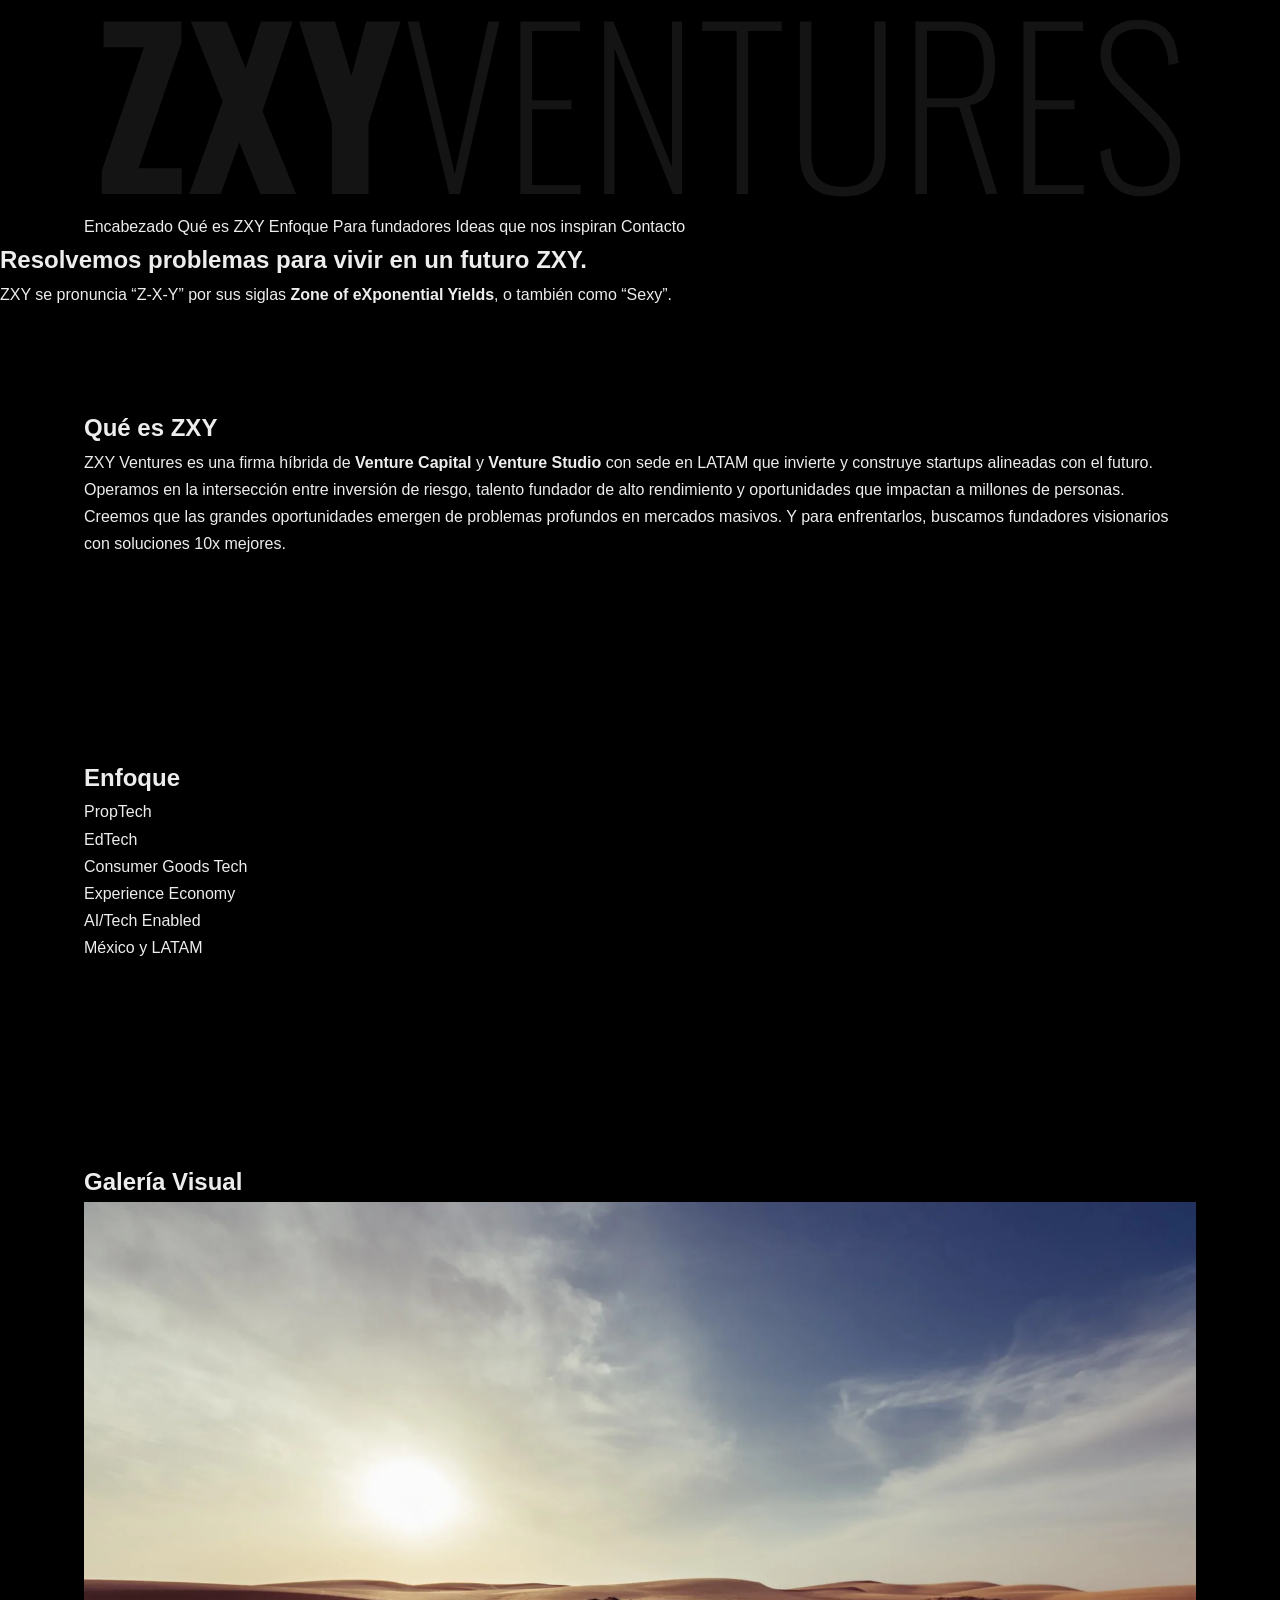
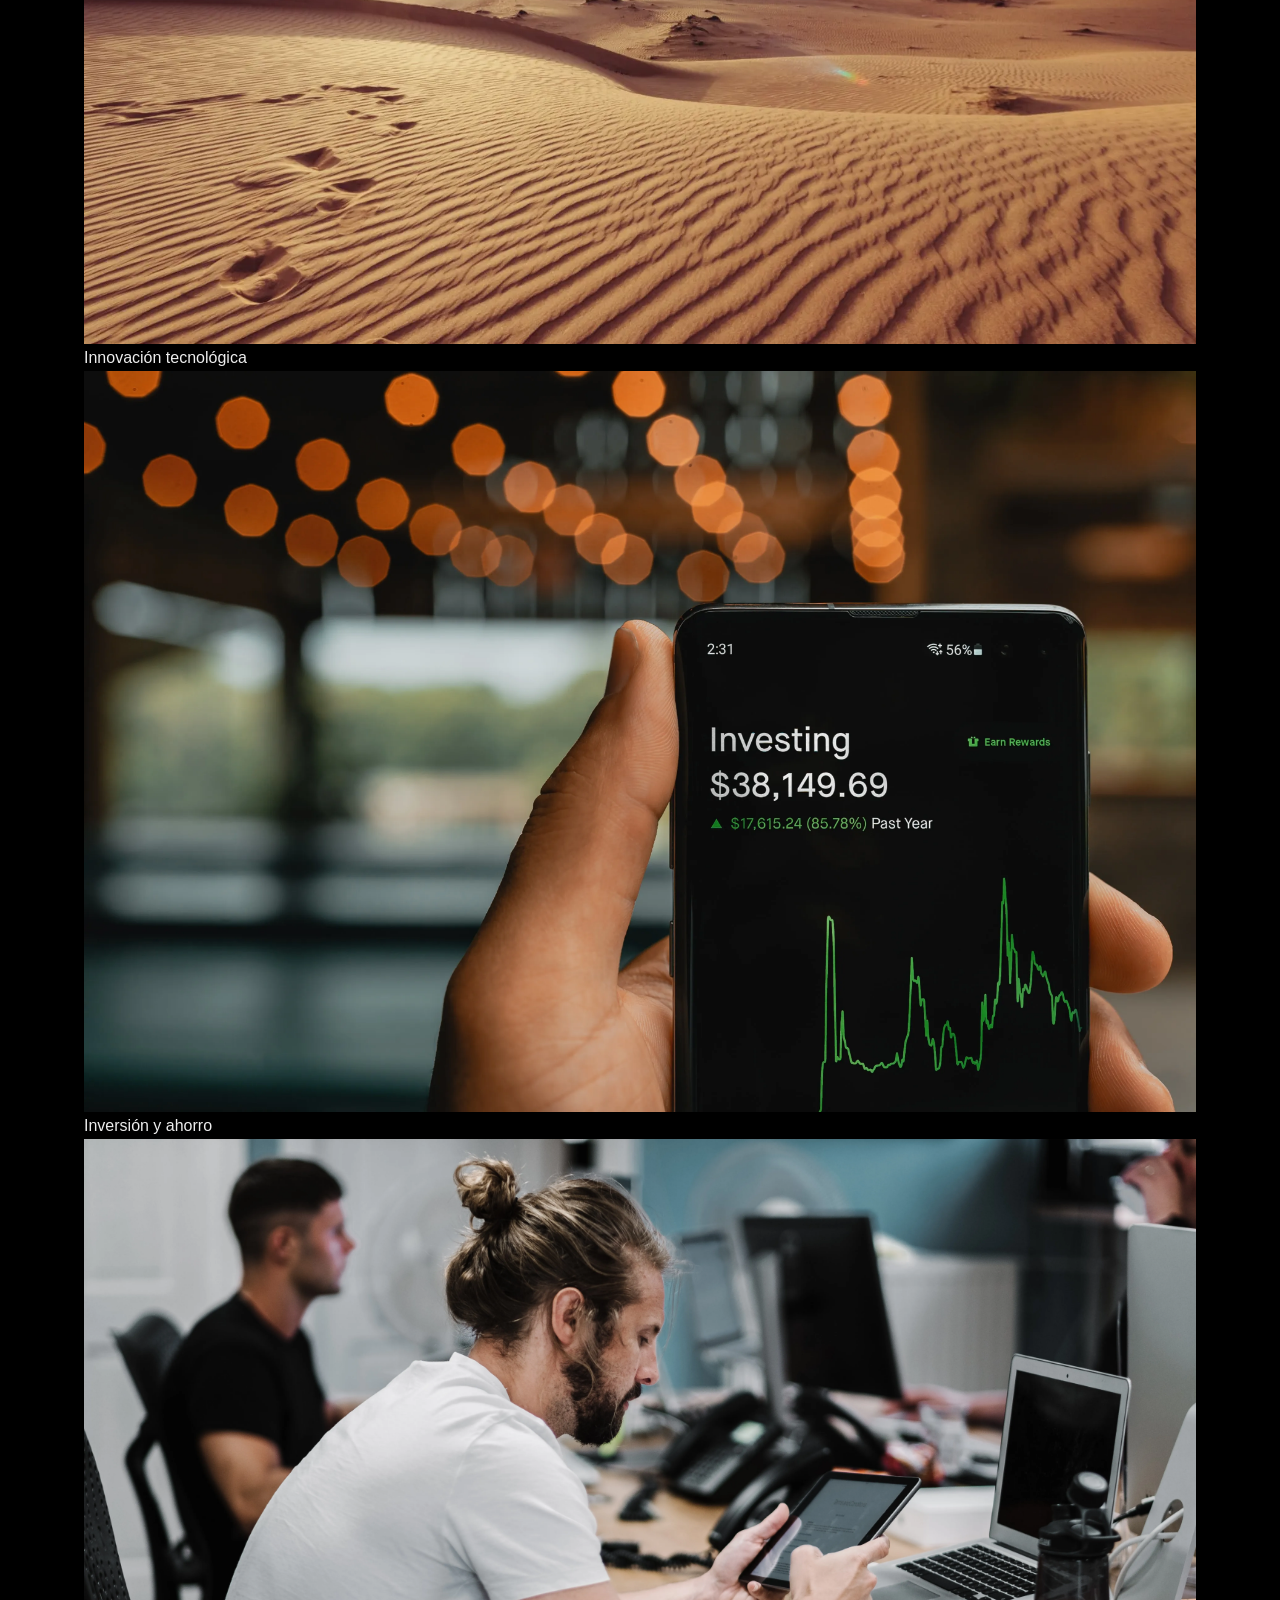
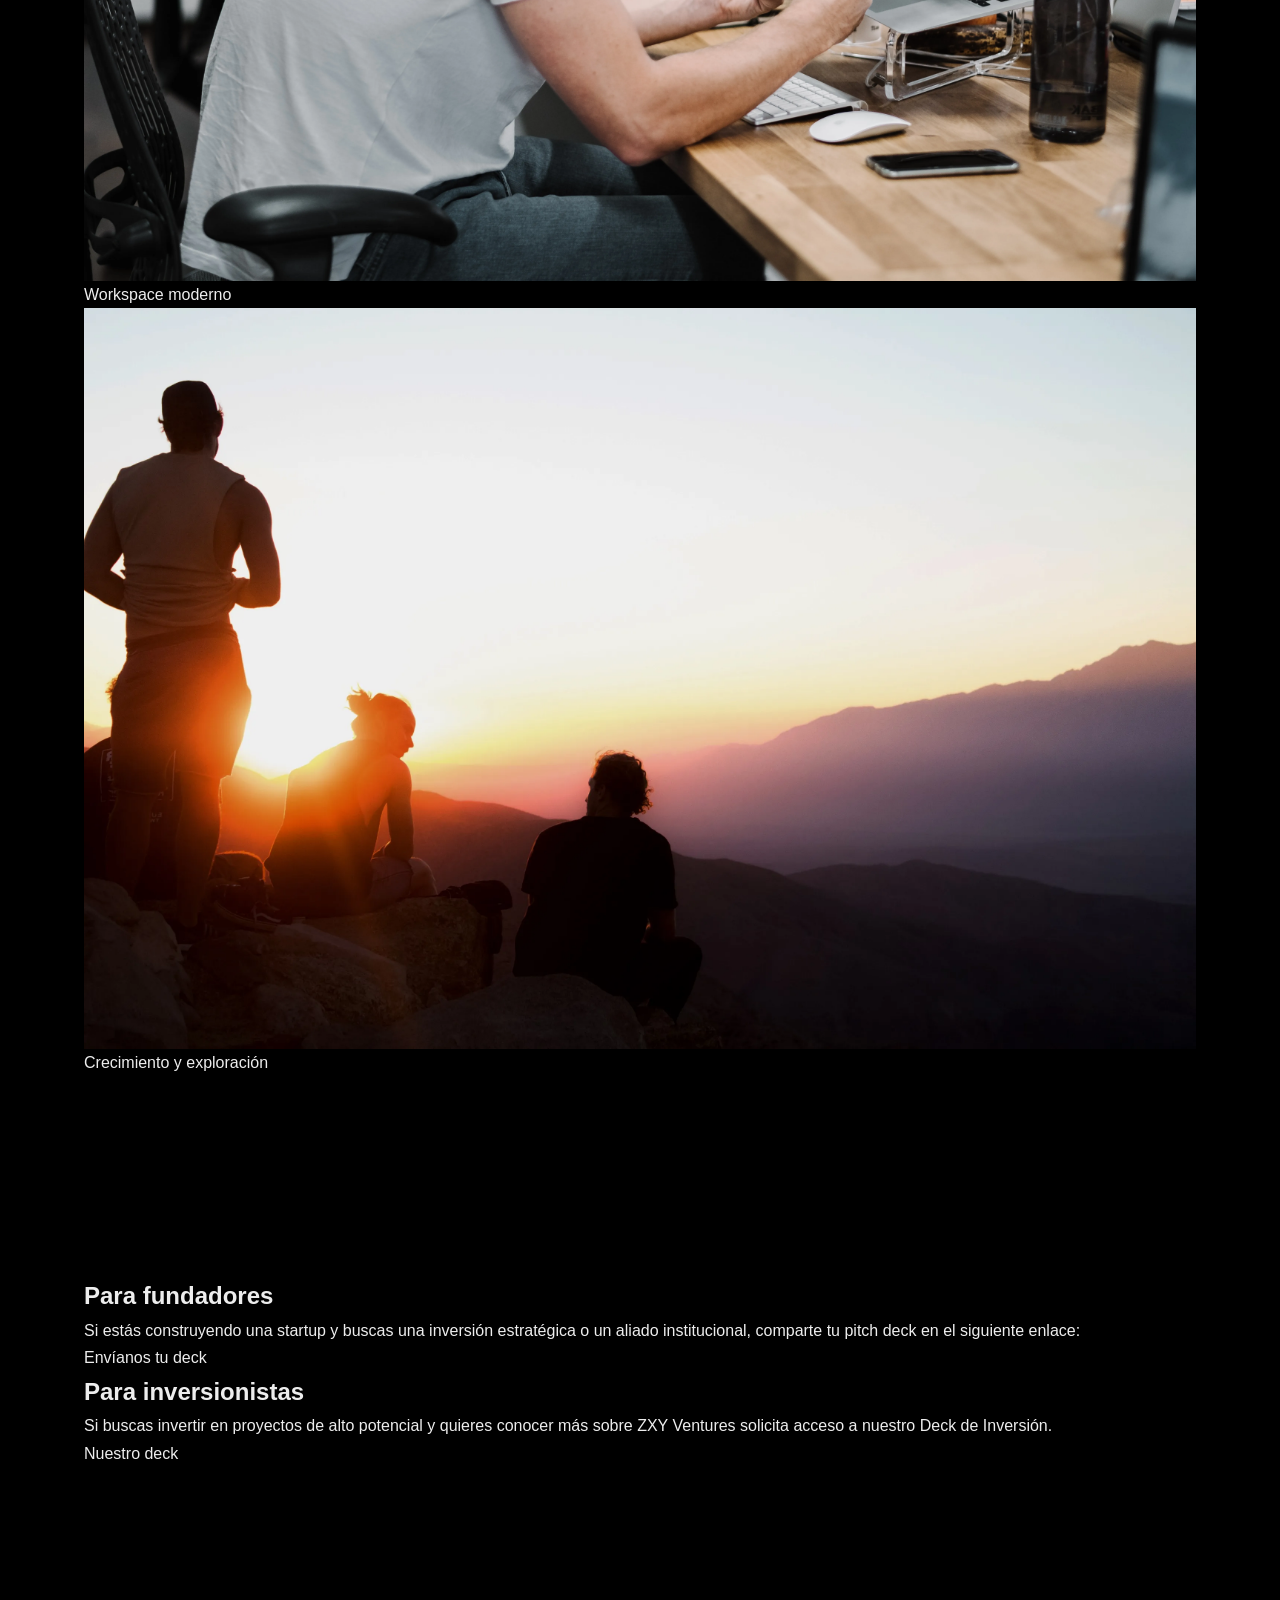
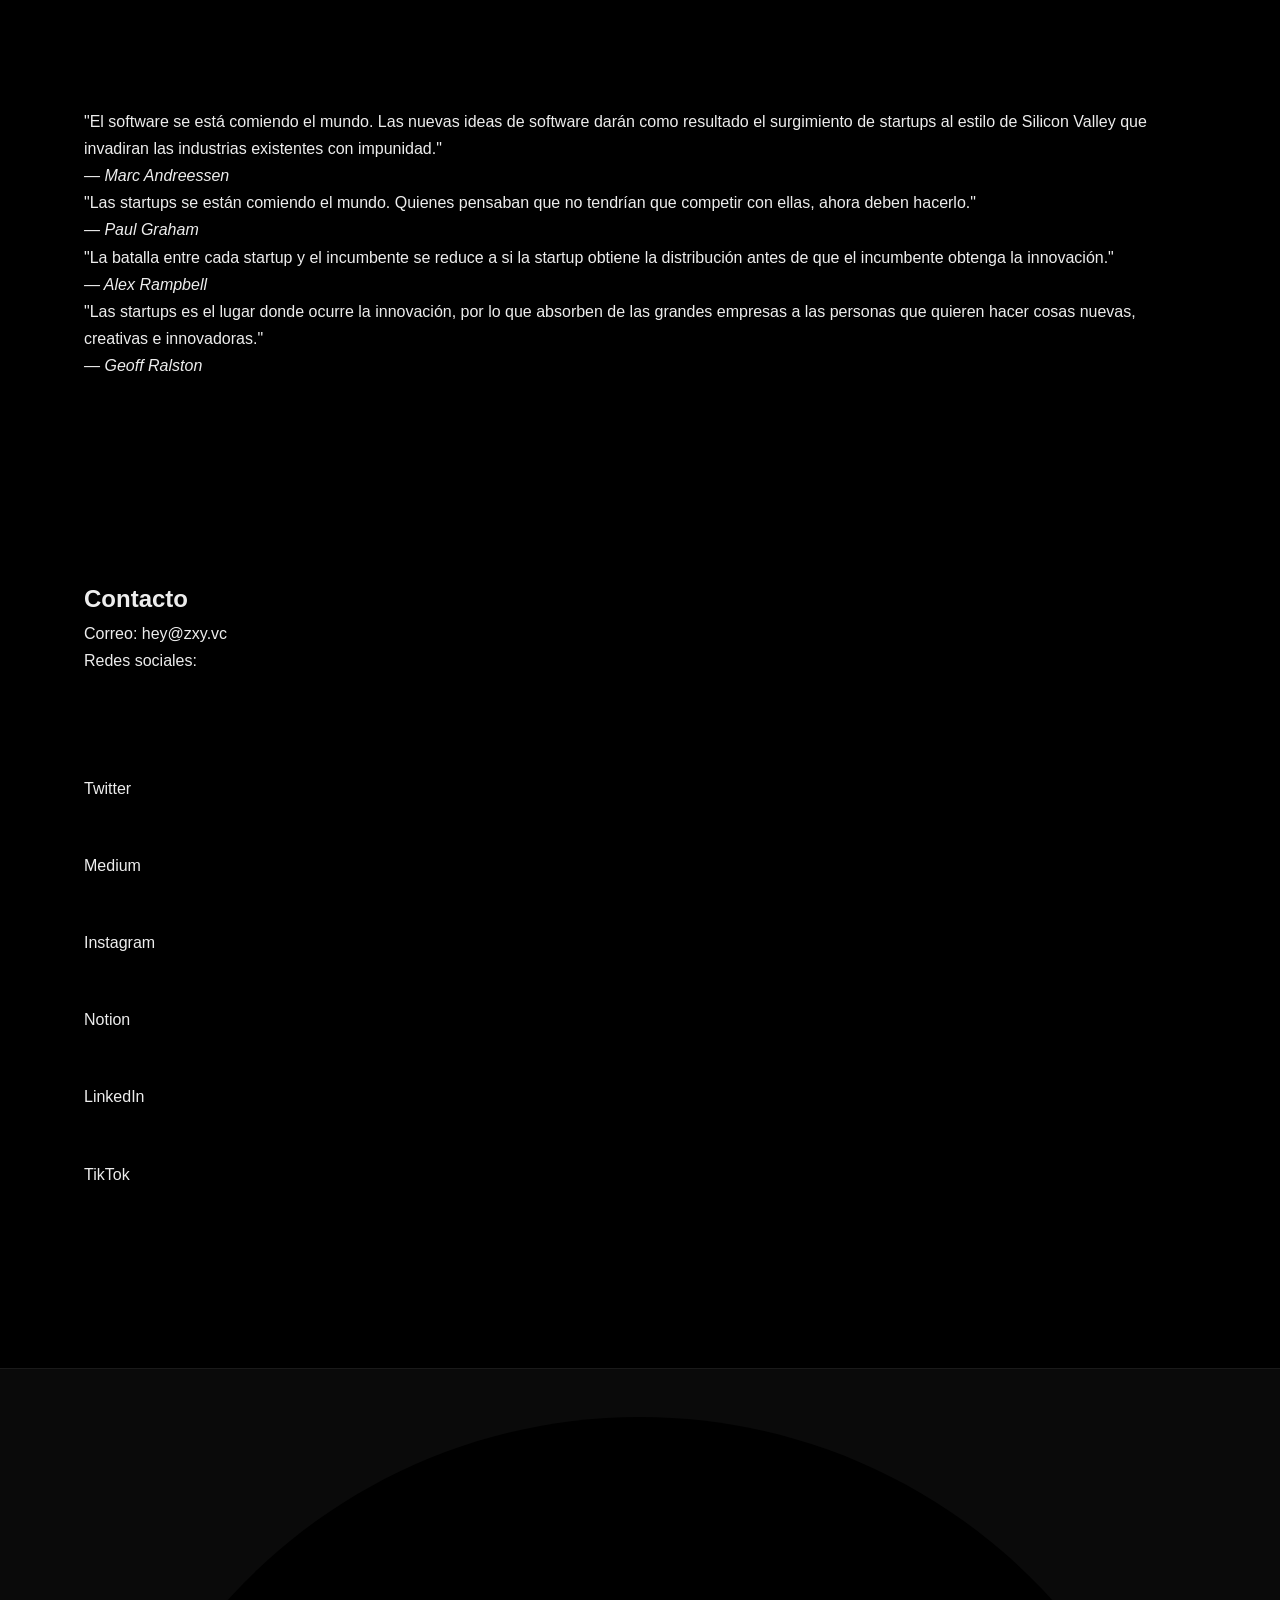
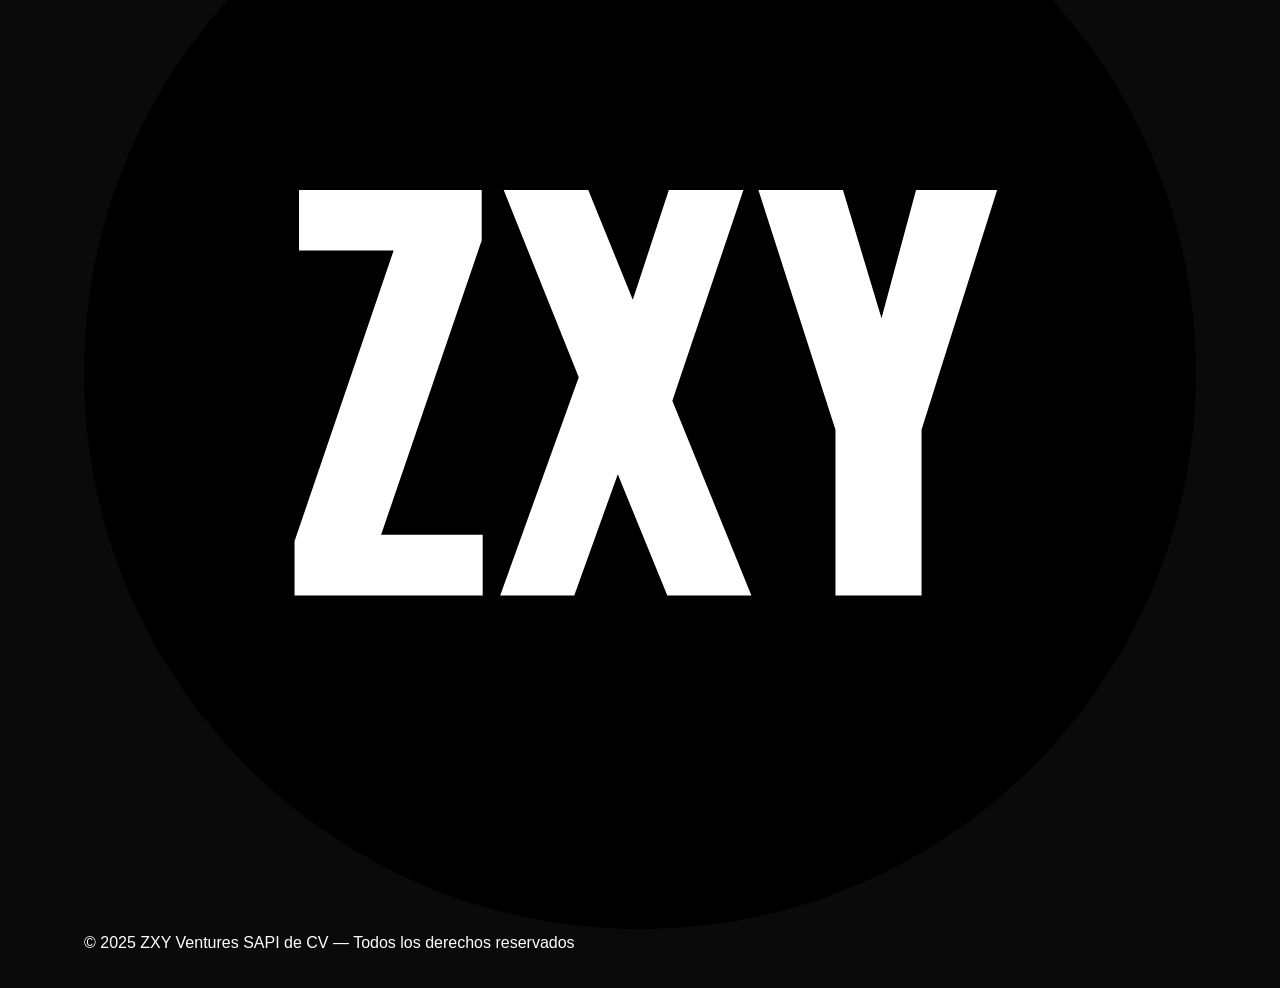
<file: site.html>
<!DOCTYPE html>
<html lang="es">
<head>
    <meta charset="UTF-8">
    <meta name="viewport" content="width=device-width, initial-scale=1.0">
    <title>ZXY Ventures</title>
    <link rel="preconnect" href="https://fonts.googleapis.com">
    <link rel="preconnect" href="https://fonts.gstatic.com" crossorigin>
    <link href="https://fonts.googleapis.com/css2?family=Oswald:wght@200;300;400;500;600;700&family=Roboto:ital,wght@0,100;0,300;0,400;0,700;0,900;1,100;1,300;1,400;1,700;1,900&display=swap" rel="stylesheet">
    <link rel="stylesheet" href="style.css">
</head>
<body>
    <header class="header">
        <div class="container flex">
            <div class="logo-container">
                <img src="assets/ZXY Logos/ZXY_Ventures_Logo_02_Black.svg" alt="ZXY Ventures" class="logo-img">
            </div>
            <nav class="nav">
                <a href="#encabezado">Encabezado</a>
                <a href="#que-es-zxy">Qué es ZXY</a>
                <a href="#enfoque">Enfoque</a>
                <a href="#para-fundadores">Para fundadores</a>
                <a href="#ideas-inspiracion">Ideas que nos inspiran</a>
                <a href="#contacto">Contacto</a>
            </nav>
        </div>
    </header>
    <main>
        <section id="encabezado" class="hero-section">
        <div>
            <h2 class="hero-title oswald-700">Resolvemos problemas para vivir en un futuro ZXY.</h2>
            <p class="hero-text roboto-300">ZXY se pronuncia “Z-X-Y” por sus siglas <strong>Zone of eXponential Yields</strong>, o también como “Sexy”.</p>
        </div>
    </section>
        <section id="que-es-zxy" class="section p-4">
            <div class="container">
                <h2>Qué es ZXY</h2>
                <div class="content-grid">
                    <p>
                        ZXY Ventures es una firma híbrida de <strong>Venture Capital</strong> y <strong>Venture Studio</strong> con sede en LATAM que invierte y construye startups alineadas con el futuro.
                    </p>
                    <p>
                        Operamos en la intersección entre inversión de riesgo, talento fundador de alto rendimiento y oportunidades que impactan a millones de personas.
                    </p>
                    <p>
                        Creemos que las grandes oportunidades emergen de problemas profundos en mercados masivos. Y para enfrentarlos, buscamos fundadores visionarios con soluciones 10x mejores.
                    </p>
                </div>
            </div>
        </section>
        <section id="enfoque" class="section bg-light p-4">
            <div class="container">
                <h2 class="text-center mb-4">Enfoque</h2>
                <div class="focus-areas grid">
                    <div class="focus-area card">PropTech</div>
                    <div class="focus-area card">EdTech</div>
                    <div class="focus-area card">Consumer Goods Tech</div>
                    <div class="focus-area card">Experience Economy</div>
                    <div class="focus-area card">AI/Tech Enabled</div>
                    <div class="focus-area card featured">México y LATAM</div>
                </div>
            </div>
        </section>
        
        <section id="galeria" class="section p-4">
            <div class="container">
                <h2 class="text-center mb-4">Galería Visual</h2>
                <div class="gallery-grid">
                    <div class="gallery-item">
                        <img src="assets/Pictures/giorgio-parravicini-12IHVEFRacQ-unsplash.webp" alt="Innovación tecnológica" class="gallery-img">
                        <p class="gallery-caption">Innovación tecnológica</p>
                    </div>
                    <div class="gallery-item">
                        <img src="assets/Pictures/piggybank-sK-ziQvKGsk-unsplash.webp" alt="Inversión y ahorro" class="gallery-img">
                        <p class="gallery-caption">Inversión y ahorro</p>
                    </div>
                    <div class="gallery-item">
                        <img src="assets/Pictures/studio-republic-qeij_dhDhGg-unsplash.webp" alt="Workspace moderno" class="gallery-img">
                        <p class="gallery-caption">Workspace moderno</p>
                    </div>
                    <div class="gallery-item">
                        <img src="assets/Pictures/Joshua Tree hikers resting_edited.webp" alt="Crecimiento y exploración" class="gallery-img">
                        <p class="gallery-caption">Crecimiento y exploración</p>
                    </div>
                </div>
            </div>
        </section>
        
        <section id="para-fundadores" class="section p-4">
            <div class="container grid" style="grid-template-columns: 1fr 1fr; gap: 2rem;">
                <!-- Columna izquierda: Fundadores -->
                <div class="text-center">
                    <h2>Para fundadores</h2>
                    <p class="cta-description">
                        Si estás construyendo una startup y buscas una inversión estratégica o un aliado institucional, comparte tu pitch deck en el siguiente enlace:
                    </p>
                    <a
                        class="btn cta-button mt-4"
                        href="https://zxyventures.vclab.fund/submit_your_company/"
                        target="_blank"
                    >Envíanos tu deck</a>
                </div>
                <!-- Columna derecha: Inversionistas -->
                <div class="text-center">
                    <h2>Para inversionistas</h2>
                    <p class="cta-description">
                        Si buscas invertir en proyectos de alto potencial y quieres conocer más sobre ZXY Ventures solicita acceso a nuestro Deck de Inversión.
                    </p>
                    <a
                        class="btn cta-button mt-4"
                        href="https://zxyventures.decilehub.com/data_room/folder_files/zn140mNo/preview/pages/1"
                        target="_blank"
                    >Nuestro deck</a>
                </div>
            </div>
        </section>
        <section id="ideas-inspiracion" class="section bg-dark p-4">
            <div class="container">
                <h2 class="text-center mb-4" style="color: #000000;">Ideas que nos inspiran</h2>
                <div class="quotes-grid">
                    <div class="quote card">
                        <p>"El software se está comiendo el mundo. Las nuevas ideas de software darán como resultado el surgimiento de startups al estilo de Silicon Valley que invadiran las industrias existentes con impunidad."</p>
                        <cite>— Marc Andreessen</cite>
                    </div>
                    <div class="quote card">
                        <p>"Las startups se están comiendo el mundo. Quienes pensaban que no tendrían que competir con ellas, ahora deben hacerlo."</p>
                        <cite>— Paul Graham</cite>
                    </div>
                    <div class="quote card">
                        <p>"La batalla entre cada startup y el incumbente se reduce a si la startup obtiene la distribución antes de que el incumbente obtenga la innovación."</p>
                        <cite>— Alex Rampbell</cite>
                    </div>
                    <div class="quote card">
                        <p>"Las startups es el lugar donde ocurre la innovación, por lo que absorben de las grandes empresas a las personas que quieren hacer cosas nuevas, creativas e innovadoras."</p>
                        <cite>— Geoff Ralston</cite>
                    </div>
                </div>
            </div>
        </section>
        <section id="contacto" class="section p-4">
            <div class="container text-center">
                <h2>Contacto</h2>
                <p class="contact-email mb-4">
                    Correo: <a href="mailto:hey@zxy.vc">hey@zxy.vc</a>
                </p>
                <div class="social-links">
                    <span class="social-label">Redes sociales:</span>
                    <div class="social-grid">
                        <a href="https://twitter.com/zxyvc" target="_blank" class="social-link">
                            <img src="assets/Social/icons8-twitterx.svg" alt="Twitter" class="social-icon">
                            <span>Twitter</span>
                        </a>
                        <a href="https://medium.com/@zxyvc" target="_blank" class="social-link">
                            <img src="assets/Social/icons8-medium.svg" alt="Medium" class="social-icon">
                            <span>Medium</span>
                        </a>
                        <a href="https://instagram.com/zxyvc" target="_blank" class="social-link">
                            <img src="assets/Social/icons8-instagram.svg" alt="Instagram" class="social-icon">
                            <span>Instagram</span>
                        </a>
                        <a href="https://www.notion.so/zxyvc" target="_blank" class="social-link">
                            <img src="assets/Social/icons8-notion.svg" alt="Notion" class="social-icon">
                            <span>Notion</span>
                        </a>
                        <a href="https://linkedin.com/company/zxyvc" target="_blank" class="social-link">
                            <img src="assets/Social/icons8-linkedin-2.svg" alt="LinkedIn" class="social-icon">
                            <span>LinkedIn</span>
                        </a>
                        <a href="https://tiktok.com/@zxyvc" target="_blank" class="social-link">
                            <img src="assets/Social/icons8-tiktok.svg" alt="TikTok" class="social-icon">
                            <span>TikTok</span>
                        </a>
                    </div>
                </div>
            </div>
        </section>
    </main>
    <footer class="footer p-4 text-center bg-dark" style="color: #fff;">
        <div class="container">
            <img src="assets/ZXY Logos/ZXY_Ventures_Imagotipo_Black_Circle.svg" alt="ZXY Ventures" class="footer-logo mb-3">
            <p>&copy; 2025 ZXY Ventures SAPI de CV — Todos los derechos reservados</p>
        </div>
    </footer>
</body>
</html>
</file>
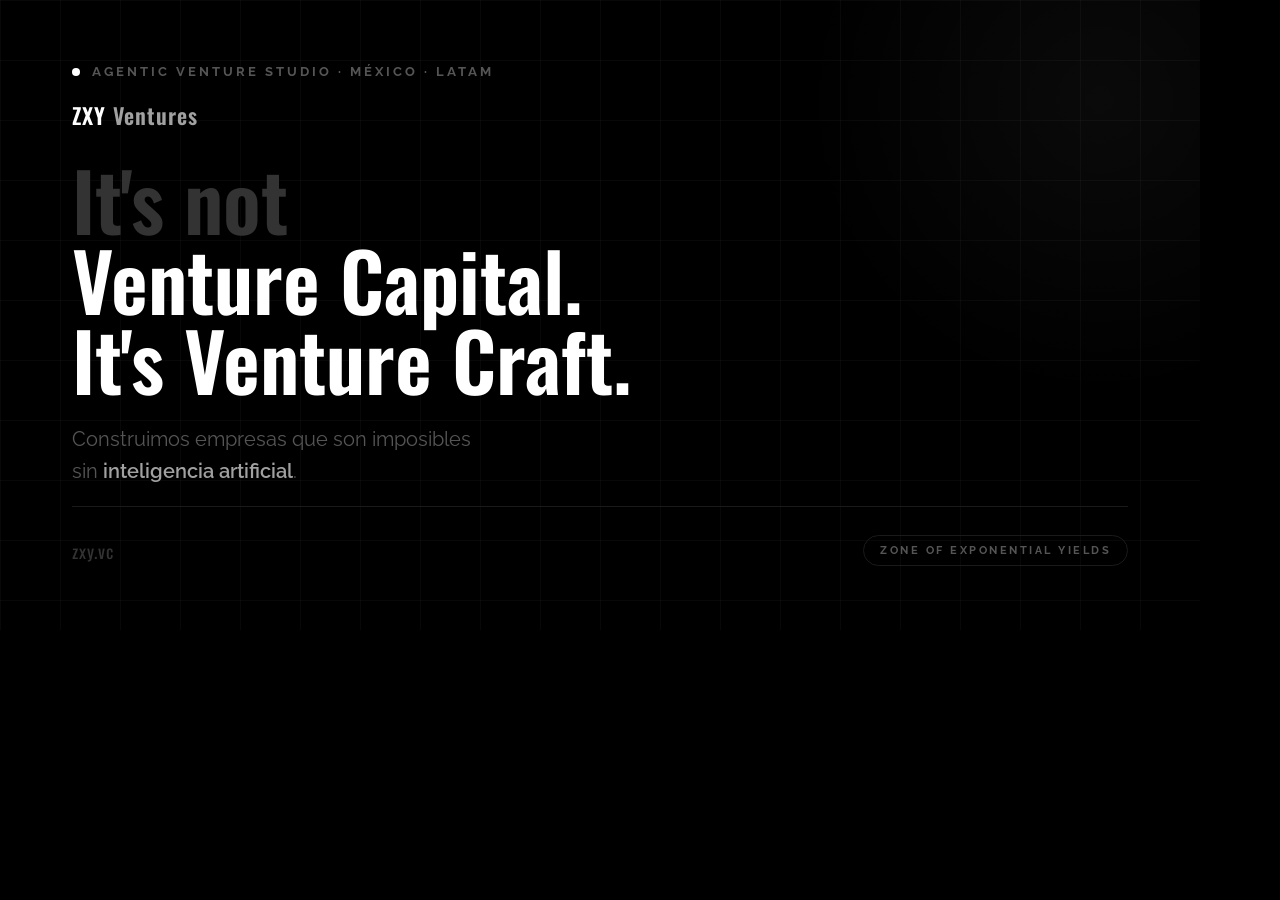
<file: assets/og-image.html>
<!DOCTYPE html>
<html lang="es">
<head>
  <meta charset="UTF-8" />
  <meta name="viewport" content="width=1200" />
  <title>ZXY OG Image</title>
  <link href="https://fonts.googleapis.com/css2?family=Oswald:wght@400;600&family=Raleway:wght@400;600;700&display=swap" rel="stylesheet" />
  <style>
    *, *::before, *::after { box-sizing: border-box; margin: 0; padding: 0; }

    html, body {
      width: 1200px;
      height: 630px;
      overflow: hidden;
    }

    body {
      background: #000000;
      color: #ededed;
      font-family: 'Raleway', sans-serif;
      display: flex;
      flex-direction: column;
      justify-content: space-between;
      padding: 64px 72px;
      position: relative;
    }

    /* Grid decorativo de fondo */
    body::before {
      content: '';
      position: absolute;
      inset: 0;
      background-image:
        linear-gradient(rgba(255,255,255,0.03) 1px, transparent 1px),
        linear-gradient(90deg, rgba(255,255,255,0.03) 1px, transparent 1px);
      background-size: 60px 60px;
      pointer-events: none;
    }

    /* Brillo sutil en esquina superior derecha */
    body::after {
      content: '';
      position: absolute;
      top: -200px;
      right: -200px;
      width: 600px;
      height: 600px;
      background: radial-gradient(circle, rgba(255,255,255,0.04) 0%, transparent 70%);
      pointer-events: none;
    }

    .top {
      display: flex;
      align-items: center;
      gap: 12px;
      position: relative;
      z-index: 1;
    }

    .dot {
      width: 8px;
      height: 8px;
      background: #ffffff;
      border-radius: 50%;
    }

    .eyebrow {
      font-family: 'Raleway', sans-serif;
      font-weight: 700;
      font-size: 13px;
      letter-spacing: 3px;
      text-transform: uppercase;
      color: #555555;
    }

    .middle {
      position: relative;
      z-index: 1;
    }

    .logo {
      font-family: 'Oswald', sans-serif;
      font-weight: 600;
      font-size: 22px;
      letter-spacing: 1px;
      color: #a1a1a1;
      margin-bottom: 28px;
    }

    .logo span {
      color: #ffffff;
    }

    h1 {
      font-family: 'Oswald', sans-serif;
      font-weight: 600;
      font-size: 80px;
      line-height: 1.0;
      color: #ffffff;
      max-width: 820px;
    }

    h1 .accent {
      color: #ffffff;
    }

    h1 .dim {
      color: #333333;
    }

    .sub {
      margin-top: 24px;
      font-size: 20px;
      color: #555555;
      font-weight: 400;
      max-width: 640px;
      line-height: 1.6;
    }

    .sub strong {
      color: #a1a1a1;
      font-weight: 600;
    }

    .bottom {
      display: flex;
      align-items: center;
      justify-content: space-between;
      position: relative;
      z-index: 1;
      border-top: 1px solid #1a1a1a;
      padding-top: 28px;
    }

    .url {
      font-family: 'Oswald', sans-serif;
      font-size: 18px;
      font-weight: 400;
      color: #333333;
      letter-spacing: 1px;
    }

    .badge {
      font-family: 'Raleway', sans-serif;
      font-weight: 700;
      font-size: 11px;
      letter-spacing: 2.5px;
      text-transform: uppercase;
      color: #555555;
      border: 1px solid #1a1a1a;
      padding: 8px 16px;
      border-radius: 100px;
    }
  </style>
</head>
<body>

  <div class="top">
    <div class="dot"></div>
    <div class="eyebrow">Agentic Venture Studio · México · LatAm</div>
  </div>

  <div class="middle">
    <div class="logo"><span>ZXY</span> Ventures</div>
    <h1>
      <span class="dim">It's not</span><br>
      Venture Capital.<br>
      It's Venture Craft.
    </h1>
    <p class="sub">
      Construimos empresas que son imposibles<br>
      sin <strong>inteligencia artificial</strong>.
    </p>
  </div>

  <div class="bottom">
    <div class="url">zxy.vc</div>
    <div class="badge">Zone of eXponential Yields</div>
  </div>

</body>
</html>
</file>
<file: style.css>
/* ═══════════════════════════════════════════════
   ZXY Ventures — style.css (v2 clean)
   Paleta única: --bg oscuro + --accent blanco + --purple acento
   ═══════════════════════════════════════════════ */

*, *::before, *::after { box-sizing: border-box; margin: 0; padding: 0; }

:root {
  /* Dark mode (default) */
  --bg:       #000000;
  --bg2:      #0a0a0a;
  --bg3:      #111111;
  --border:   #1a1a1a;
  --border2:  #333333;

  --text:     #ededed;
  --text2:    #a1a1a1;
  --muted:    #555555;

  --accent:       #ffffff;
  --accent-rgb:   255, 255, 255;
  --accent-hover: #d4d4d4;

  /* Variables para overlays y nav */
  --nav-bg:       rgba(0, 0, 0, 0.85);
  --overlay-rgb:  0, 0, 0;

  /* Tipografía */
  --font-h:   'Oswald', sans-serif;
  --font-b:   'Raleway', sans-serif;

  /* Espaciado */
  --section-pad: 100px;
  --radius:   12px;
  --radius-sm: 8px;
}

[data-theme="light"] {
  --bg:       #ffffff;
  --bg2:      #fafafa;
  --bg3:      #f5f5f5;
  --border:   #e5e5e5;
  --border2:  #d4d4d4;

  --text:     #111111;
  --text2:    #555555;
  --muted:    #888888;

  --accent:       #000000;
  --accent-rgb:   0, 0, 0;
  --accent-hover: #262626;

  --nav-bg:       rgba(255, 255, 255, 0.85);
  --overlay-rgb:  255, 255, 255;
}

html { scroll-behavior: smooth; }

body {
  background: var(--bg);
  color: var(--text);
  font-family: var(--font-b);
  font-weight: 400;
  line-height: 1.7;
  overflow-x: hidden;
}

a { color: inherit; text-decoration: none; }
img { max-width: 100%; display: block; }

/* ── UTILITIES ── */
.container {
  width: 100%;
  max-width: 1160px;
  margin: 0 auto;
  padding: 0 24px;
}
.section { padding: var(--section-pad) 0; }
.section-alt { background: var(--bg2); border-top: 1px solid var(--border); border-bottom: 1px solid var(--border); }

.section-header { margin-bottom: 64px; max-width: 700px; }
.section-label {
  font-family: var(--font-b);
  font-weight: 700;
  font-size: 11px;
  letter-spacing: 3px;
  text-transform: uppercase;
  color: var(--text2);
  margin-bottom: 14px;
}
.section-title {
  font-family: var(--font-h);
  font-weight: 600;
  font-size: clamp(32px, 5vw, 52px);
  line-height: 1.05;
  color: var(--accent);
  margin-bottom: 20px;
}
.section-sub {
  font-size: 17px;
  color: var(--muted);
  max-width: 600px;
  line-height: 1.75;
}
.accent-text { color: var(--accent); }

/* ── FADE-IN ANIMATION ── */
.fade-in {
  opacity: 0;
  transform: translateY(24px);
  transition: opacity 0.65s ease, transform 0.65s ease;
}
.fade-in.visible { opacity: 1; transform: translateY(0); }
.fade-in-1 { transition-delay: 0.1s; }
.fade-in-2 { transition-delay: 0.2s; }
.fade-in-3 { transition-delay: 0.3s; }

/* ── BUTTONS ── */
.btn-primary {
  display: inline-flex;
  align-items: center;
  background: var(--accent);
  color: var(--bg);
  padding: 14px 28px;
  border-radius: var(--radius-sm);
  font-family: var(--font-b);
  font-weight: 700;
  font-size: 15px;
  transition: background 0.2s, transform 0.2s, box-shadow 0.2s;
}
.btn-primary:hover {
  background: var(--accent-hover);
  transform: translateY(-2px);
  box-shadow: 0 8px 32px rgba(var(--accent-rgb), 0.15);
}
.btn-secondary {
  display: inline-flex;
  align-items: center;
  background: transparent;
  color: var(--text);
  padding: 14px 28px;
  border-radius: var(--radius-sm);
  font-family: var(--font-b);
  font-weight: 600;
  font-size: 15px;
  border: 1px solid var(--border2);
  transition: border-color 0.2s, color 0.2s, transform 0.2s;
}
.btn-secondary:hover {
  border-color: rgba(var(--accent-rgb), 0.5);
  color: var(--accent);
  transform: translateY(-2px);
}

/* ── NAV ── */
body > nav {
  position: fixed;
  top: 0; left: 0; right: 0;
  z-index: 100;
  background: var(--nav-bg);
  backdrop-filter: blur(16px);
  -webkit-backdrop-filter: blur(16px);
  border-bottom: 1px solid rgba(255,255,255,0.15);
  box-shadow: 0 1px 0 rgba(255,255,255,0.08);
  height: 68px;
  display: flex;
  align-items: center;
}
.nav-inner {
  display: flex;
  align-items: center;
  justify-content: space-between;
  width: 100%;
  max-width: 1160px;
  margin: 0 auto;
  padding: 0 24px;
}
.nav-logo {
  display: inline-flex;
  align-items: center;
}
.nav-logo img { display:block; width:136px; height:26px; }
[data-theme="light"] .nav-logo img { filter: invert(1); }
.nav-logo-text {
  font-family: var(--font-h);
  font-weight: 600;
  font-size: 22px;
  letter-spacing: 1px;
  color: var(--text);
}
.nav-logo span { color: var(--accent); }
/* Lang/theme button visibility in dark nav */
.lang-toggle {
  background: none;
  border: 1px solid rgba(255,255,255,0.25);
  color: rgba(255,255,255,0.8);
  font-family: var(--font-b);
  font-size: 11px;
  font-weight: 700;
  letter-spacing: .08em;
  padding: 0 10px;
  height: 30px;
  border-radius: 4px;
  cursor: pointer;
}
[data-theme="light"] .lang-toggle { border-color: rgba(0,0,0,0.2); color: rgba(0,0,0,0.7); }
.lang-toggle:hover { border-color: #fff; color: #fff; }
.theme-toggle {
  background: none;
  border: 1px solid rgba(255,255,255,0.25);
  color: rgba(255,255,255,0.8);
  width: 30px; height: 30px;
  border-radius: 4px;
  cursor: pointer;
  display: flex; align-items: center; justify-content: center;
}
[data-theme="light"] .theme-toggle { border-color: rgba(0,0,0,0.2); color: rgba(0,0,0,0.7); }
.theme-toggle:hover { border-color: #fff; color: #fff; }
.nav-links {
  display: flex;
  align-items: center;
  justify-content: center;
  gap: 32px;
  list-style: none;
  flex: 1;
}
.nav-links a {
  font-family: var(--font-b);
  font-weight: 500;
  font-size: 14px;
  color: rgba(255,255,255,0.75);
  transition: color 0.2s;
}
.nav-links a:hover { color: #ffffff; }
[data-theme="light"] .nav-links a { color: rgba(0,0,0,0.75); }
[data-theme="light"] .nav-links a:hover { color: #000000; }
/* Push lang + theme toggles to the right edge */
.nav-links ~ .lang-toggle { margin-left: auto; }
.nav-cta {
  background: var(--accent) !important;
  color: var(--bg) !important;
  padding: 9px 18px !important;
  border-radius: var(--radius-sm) !important;
  font-weight: 700 !important;
  font-size: 13px !important;
  transition: background 0.2s, transform 0.15s !important;
}
.nav-cta:hover { background: var(--accent-hover) !important; transform: translateY(-1px); }
.theme-toggle {
  background: none;
  border: none;
  color: var(--text2);
  width: 36px;
  height: 36px;
  cursor: pointer;
  display: flex;
  align-items: center;
  justify-content: center;
  flex-shrink: 0;
  transition: color 0.2s;
}
.theme-toggle:hover { color: var(--text); }
.theme-toggle:focus-visible {
  outline: 2px solid var(--accent);
  outline-offset: 2px;
  border-radius: var(--radius-sm);
}
.nav-hamburger {
  display: none;
  flex-direction: column;
  gap: 5px;
  cursor: pointer;
  padding: 4px;
  background: none;
  border: none;
  outline: none;
}
.nav-hamburger:focus-visible {
  outline: 2px solid var(--accent);
  border-radius: 4px;
}
.nav-hamburger span {
  display: block;
  width: 24px; height: 2px;
  background: var(--text);
  border-radius: 2px;
  transition: 0.3s;
}
.mobile-menu {
  display: none;
  position: fixed;
  top: 68px; left: 0; right: 0;
  background: var(--bg2);
  border-bottom: 1px solid var(--border);
  padding: 24px;
  z-index: 99;
  flex-direction: column;
  gap: 12px;
}
.mobile-menu.open { display: flex; }
.mobile-menu a {
  font-size: 16px;
  font-weight: 500;
  color: var(--muted);
  padding: 8px 0;
  border-bottom: 1px solid var(--border);
  transition: color 0.2s;
}
.mobile-menu a:last-child { border-bottom: none; }
.mobile-menu a:hover { color: var(--text); }
.mobile-menu .nav-cta { border-bottom: none; text-align: center; padding: 12px 18px !important; }
@media (max-width: 900px) {
  .nav-links { display: none !important; }
  .nav-hamburger { display: flex !important; }
  .nav-inner > .lang-toggle,
  .nav-inner > .theme-toggle { display: none; }
}

/* ── HERO ── */
#hero {
  min-height: 100vh;
  display: flex;
  align-items: center;
  padding-top: 68px;
  position: relative;
  overflow: hidden;
  background: url('assets/Pictures/giorgio-parravicini-12IHVEFRacQ-unsplash.webp') center center / cover no-repeat;
}
.hero-overlay {
  position: absolute;
  inset: 0;
  background: linear-gradient(135deg, rgba(var(--overlay-rgb),0.92) 0%, rgba(var(--overlay-rgb),0.75) 50%, rgba(var(--overlay-rgb),0.88) 100%);
  z-index: 0;
}
.hero-content { position: relative; z-index: 1; }
.hero-inner { padding: 80px 0 100px; max-width: 780px; }
.hero-eyebrow {
  display: inline-flex;
  align-items: center;
  gap: 8px;
  background: rgba(var(--accent-rgb), 0.05);
  border: 1px solid rgba(var(--accent-rgb), 0.15);
  border-radius: 100px;
  padding: 6px 16px;
  font-size: 11px;
  font-weight: 700;
  color: var(--text2);
  letter-spacing: 2px;
  text-transform: uppercase;
  margin-bottom: 32px;
}
.hero-eyebrow::before {
  content: '';
  width: 6px; height: 6px;
  background: var(--accent);
  border-radius: 50%;
  animation: pulse 2s ease-in-out infinite;
}
@keyframes pulse {
  0%, 100% { opacity: 1; transform: scale(1); }
  50% { opacity: 0.4; transform: scale(0.7); }
}
.hero-headline {
  font-family: var(--font-h);
  font-weight: 600;
  font-size: clamp(48px, 8vw, 96px);
  line-height: 1.0;
  color: var(--text);
  margin-bottom: 28px;
}
.hero-sub {
  font-size: clamp(16px, 2vw, 19px);
  color: var(--muted);
  max-width: 580px;
  line-height: 1.75;
  margin-bottom: 44px;
}
.hero-sub strong { color: var(--text); font-weight: 600; }
.hero-ctas { display: flex; gap: 16px; flex-wrap: wrap; }

/* ── STATS ── */
#stats {
  background: var(--bg2);
  border-top: 1px solid var(--border);
  border-bottom: 1px solid var(--border);
  padding: 48px 0;
}
.stats-grid {
  display: grid;
  grid-template-columns: repeat(4, 1fr);
}
.stat-item {
  text-align: center;
  padding: 20px 24px;
  border-right: 1px solid var(--border);
}
.stat-item:last-child { border-right: none; }
.stat-number {
  font-family: var(--font-h);
  font-weight: 600;
  font-size: clamp(36px, 5vw, 56px);
  color: var(--accent);
  line-height: 1;
  margin-bottom: 8px;
}
.stat-label {
  font-size: 12px;
  color: var(--muted);
  font-weight: 600;
  text-transform: uppercase;
  letter-spacing: 1px;
}
@media (max-width: 640px) {
  .stats-grid { grid-template-columns: repeat(2, 1fr); }
  .stat-item:nth-child(2) { border-right: none; }
  .stat-item:nth-child(3) { border-right: 1px solid var(--border); border-top: 1px solid var(--border); }
  .stat-item:nth-child(4) { border-right: none; border-top: 1px solid var(--border); }
}

/* ── SEPARATOR ── */
.separator {
  height: 300px;
  background-size: cover;
  background-position: center;
  background-attachment: scroll;
  position: relative;
  overflow: hidden;
}
.separator-overlay {
  position: absolute;
  inset: 0;
  background: linear-gradient(180deg,
    rgba(var(--overlay-rgb),1) 0%,
    rgba(var(--overlay-rgb),0.25) 35%,
    rgba(var(--overlay-rgb),0.25) 65%,
    rgba(var(--overlay-rgb),1) 100%
  );
}

/* ── NOSOTROS / EQUIPO ── */
.equipo-grid {
  display: grid;
  grid-template-columns: repeat(auto-fill, minmax(320px, 1fr));
  gap: 24px;
}
.equipo-card {
  background: var(--bg2);
  border: 1px solid var(--border);
  border-radius: var(--radius);
  padding: 36px;
  transition: border-color 0.3s, transform 0.3s;
}
.equipo-card:hover {
  border-color: var(--border2);
  transform: translateY(-4px);
}
.equipo-card-os {
  border-color: rgba(var(--accent-rgb), 0.1);
}
.equipo-card-top {
  display: flex;
  align-items: center;
  gap: 20px;
  margin-bottom: 20px;
}
.equipo-avatar-wrap {
  width: 72px;
  height: 72px;
  border-radius: 50%;
  overflow: hidden;
  border: 2px solid var(--border2);
  flex-shrink: 0;
}
.equipo-avatar-wrap img {
  width: 100%;
  height: 100%;
  object-fit: cover;
}
.equipo-avatar-os {
  background: rgba(var(--accent-rgb), 0.07);
  border-color: rgba(var(--accent-rgb), 0.2);
  display: flex;
  align-items: center;
  justify-content: center;
  border-radius: 16px;
}
.equipo-avatar-os span {
  font-family: var(--font-h);
  font-size: 22px;
  font-weight: 600;
  color: var(--accent);
}
.equipo-name {
  font-family: var(--font-h);
  font-size: 24px;
  font-weight: 600;
  color: var(--accent);
  margin-bottom: 4px;
}
.equipo-role {
  font-size: 12px;
  color: var(--muted);
  font-weight: 600;
  text-transform: uppercase;
  letter-spacing: 1.5px;
}
.equipo-bio {
  font-size: 15px;
  color: var(--muted);
  line-height: 1.75;
  margin-bottom: 24px;
}
.equipo-links { display: flex; gap: 10px; flex-wrap: wrap; }
.equipo-link {
  font-size: 13px;
  font-weight: 600;
  color: var(--text2);
  border: 1px solid var(--border);
  padding: 6px 14px;
  border-radius: var(--radius-sm);
  transition: border-color 0.2s, color 0.2s;
}
.equipo-link:hover {
  border-color: var(--border2);
  color: var(--accent);
}

/* ── AGENT OS ── */
.agent-grid {
  display: grid;
  grid-template-columns: repeat(auto-fill, minmax(200px, 1fr));
  gap: 16px;
  margin-bottom: 48px;
}
.agent-card {
  background: rgba(var(--accent-rgb), 0.03);
  backdrop-filter: blur(12px);
  -webkit-backdrop-filter: blur(12px);
  border: 1px solid var(--border);
  border-radius: var(--radius);
  padding: 24px 20px;
  transition: border-color 0.3s, transform 0.2s, background 0.2s;
}
.agent-card:hover {
  border-color: var(--border2);
  background: rgba(var(--accent-rgb), 0.05);
  transform: translateY(-3px);
}
.agent-avatar {
  width: 64px;
  height: 64px;
  border-radius: 50%;
  overflow: hidden;
  border: 2px solid var(--border2);
  margin-bottom: 14px;
  flex-shrink: 0;
}
.agent-avatar img {
  width: 100%;
  height: 100%;
  object-fit: cover;
}
.agent-name {
  font-family: var(--font-h);
  font-size: 19px;
  font-weight: 600;
  color: var(--accent);
  margin-bottom: 4px;
}
.agent-role {
  font-size: 11px;
  color: var(--text2);
  font-weight: 700;
  text-transform: uppercase;
  letter-spacing: 1.5px;
  margin-bottom: 4px;
}
.agent-spec {
  font-size: 13px;
  color: var(--muted);
}
.agente-quote {
  background: var(--bg);
  border: 1px solid var(--border);
  border-left: 3px solid var(--accent);
  border-radius: var(--radius-sm);
  padding: 28px 32px;
  max-width: 720px;
}
.agente-quote p {
  font-family: var(--font-h);
  font-size: clamp(18px, 2.5vw, 26px);
  font-weight: 400;
  line-height: 1.4;
  color: var(--text);
}
.agente-quote strong { color: var(--accent); font-weight: 600; }

/* ── VENTURES ── */
.ventures-grid {
  display: grid;
  grid-template-columns: repeat(auto-fill, minmax(320px, 1fr));
  gap: 24px;
}
.venture-card {
  background: var(--bg2);
  border: 1px solid var(--border);
  border-radius: var(--radius);
  padding: 32px;
  display: flex;
  flex-direction: column;
  transition: border-color 0.3s, transform 0.3s, box-shadow 0.3s;
  position: relative;
  overflow: hidden;
}
.venture-card::before {
  content: '';
  position: absolute;
  top: 0; left: 0; right: 0;
  height: 2px;
  background: linear-gradient(90deg, rgba(var(--accent-rgb), 0.5), transparent);
  opacity: 0;
  transition: opacity 0.3s;
}
.venture-card:has(.badge-building) {
  opacity: 0.6;
  transition: opacity 0.35s ease, border-color 0.3s, transform 0.3s, box-shadow 0.3s;
}
.venture-card:has(.badge-building):hover {
  opacity: 1;
}
.venture-card:hover {
  border-color: var(--border2);
  transform: translateY(-4px);
  box-shadow: 0 12px 40px rgba(0,0,0,0.4);
}
.venture-card:hover::before { opacity: 1; }
.venture-top {
  display: flex;
  align-items: center;
  justify-content: space-between;
  margin-bottom: 16px;
}
.venture-sector {
  font-size: 11px;
  font-weight: 700;
  letter-spacing: 1.5px;
  text-transform: uppercase;
  color: var(--muted);
}
.badge {
  font-size: 10px;
  font-weight: 700;
  letter-spacing: 1.5px;
  text-transform: uppercase;
  padding: 4px 10px;
  border-radius: 100px;
}
.badge-live {
  background: rgba(var(--accent-rgb), 0.1);
  color: var(--accent);
  border: 1px solid rgba(var(--accent-rgb), 0.25);
}
.badge-dev {
  background: rgba(var(--accent-rgb), 0.06);
  color: var(--text2);
  border: 1px solid rgba(var(--accent-rgb), 0.15);
}
.badge-building {
  background: rgba(var(--accent-rgb), 0.04);
  color: var(--muted);
  border: 1px solid var(--border);
}
.venture-name {
  font-family: var(--font-h);
  font-weight: 600;
  font-size: 26px;
  color: var(--accent);
  margin-bottom: 4px;
}
.venture-tagline {
  font-size: 12px;
  color: var(--muted);
  font-weight: 700;
  text-transform: uppercase;
  letter-spacing: 1.5px;
  margin-bottom: 20px;
}
.venture-block { margin-bottom: 14px; }
.venture-block-label {
  font-size: 10px;
  font-weight: 700;
  letter-spacing: 2px;
  text-transform: uppercase;
  color: var(--muted);
  margin-bottom: 4px;
}
.venture-block p { font-size: 14px; color: var(--muted); line-height: 1.6; }
.venture-block-solution .venture-block-label { color: var(--text2); }
.venture-block-solution p { color: var(--text); }
.venture-footer {
  margin-top: auto;
  padding-top: 20px;
  border-top: 1px solid var(--border);
  display: flex;
  align-items: center;
  justify-content: space-between;
}
.venture-link {
  font-size: 13px;
  font-weight: 700;
  color: var(--accent);
  display: flex;
  align-items: center;
  gap: 4px;
  transition: gap 0.2s;
}
.venture-link:hover { gap: 8px; }
.venture-lab-note {
  font-size: 11px;
  color: var(--muted);
  font-style: italic;
}

/* ── RESEARCH ── */
.research-grid {
  display: grid;
  grid-template-columns: repeat(auto-fill, minmax(280px, 1fr));
  gap: 24px;
}
.research-card {
  background: var(--bg);
  border: 1px solid var(--border);
  border-radius: var(--radius);
  padding: 32px;
  display: flex;
  flex-direction: column;
  transition: border-color 0.3s, transform 0.3s;
}
.research-card:hover {
  border-color: var(--border2);
  transform: translateY(-4px);
}
.research-icon {
  width: 48px;
  height: 48px;
  background: rgba(var(--accent-rgb), 0.05);
  border: 1px solid var(--border);
  border-radius: var(--radius-sm);
  display: flex;
  align-items: center;
  justify-content: center;
  font-size: 22px;
  margin-bottom: 20px;
}
.research-title {
  font-family: var(--font-h);
  font-size: 21px;
  font-weight: 600;
  color: var(--accent);
  margin-bottom: 10px;
}
.research-desc {
  font-size: 14px;
  color: var(--muted);
  line-height: 1.65;
  margin-bottom: 20px;
  flex: 1;
}
.research-link {
  font-size: 13px;
  font-weight: 700;
  color: var(--accent);
  display: flex;
  align-items: center;
  gap: 4px;
  transition: gap 0.2s;
  align-self: flex-start;
}
.research-link:hover { gap: 8px; }
.ext-icon {
  display: inline-block;
  vertical-align: middle;
  margin-left: 3px;
  flex-shrink: 0;
  position: relative;
  top: -1px;
}
.research-no-link {
  font-size: 12px;
  color: var(--muted);
  font-style: italic;
}

/* ── CTA FINAL ── */
.cta-grid {
  display: grid;
  grid-template-columns: 1fr 1fr;
  gap: 24px;
}
.cta-card {
  background: var(--bg2);
  border: 1px solid var(--border);
  border-radius: var(--radius);
  padding: 40px 32px;
  display: flex;
  flex-direction: column;
  gap: 16px;
}
.cta-label {
  font-size: 11px;
  font-weight: 600;
  letter-spacing: 1.5px;
  text-transform: uppercase;
  color: var(--muted);
}
.cta-heading {
  font-family: var(--font-h);
  font-size: 1.5rem;
  font-weight: 700;
  color: var(--text);
  margin: 0;
}
.cta-desc {
  color: var(--text2);
  line-height: 1.6;
  margin: 0;
}
.cta-card .btn-primary {
  align-self: flex-start;
  margin-top: 8px;
}
.cta-closing {
  text-align: center;
  color: var(--muted);
  font-style: italic;
  margin-top: 48px;
  font-size: 0.95rem;
}
@media (max-width: 900px) {
  .cta-grid { grid-template-columns: 1fr; }
}

/* ── FOOTER ── */
footer {
  background: var(--bg2);
  border-top: 1px solid var(--border);
  padding: 56px 0 40px;
}
.footer-inner {
  display: grid;
  grid-template-columns: 1fr 1fr;
  gap: 48px;
  margin-bottom: 40px;
}
.footer-brand .nav-logo {
  font-size: 22px;
  margin-bottom: 14px;
  display: block;
}
.footer-tagline {
  font-size: 14px;
  color: var(--muted);
  line-height: 1.7;
}
.footer-tagline strong { color: var(--text2); }
.footer-links h4 {
  font-family: var(--font-h);
  font-size: 12px;
  font-weight: 600;
  letter-spacing: 2.5px;
  text-transform: uppercase;
  color: var(--muted);
  margin-bottom: 16px;
}
.footer-links ul { list-style: none; display: flex; flex-direction: column; gap: 10px; }
.footer-links a { font-size: 14px; color: var(--muted); transition: color 0.2s; }
.footer-links a:hover { color: var(--text); }
.footer-bottom {
  padding-top: 28px;
  border-top: 1px solid var(--border);
  display: flex;
  align-items: center;
  justify-content: space-between;
  flex-wrap: wrap;
  gap: 10px;
}
.footer-copy { font-size: 13px; color: var(--muted); }
.footer-copy span { color: var(--text2); }
.footer-copy a { color: var(--text2); transition: color 0.2s; }
.footer-copy a:hover { color: var(--accent); }
@media (max-width: 640px) {
  .footer-inner { grid-template-columns: 1fr; gap: 28px; }
  .footer-bottom { flex-direction: column; align-items: flex-start; }
}

/* ── REDUCED MOTION ── */
@media (prefers-reduced-motion: reduce) {
  .fade-in {
    opacity: 1;
    transform: none;
    transition: none;
  }
  .hero-eyebrow::before {
    animation: none;
  }
  html {
    scroll-behavior: auto;
  }
}

/* ── SCROLLBAR ── */
::-webkit-scrollbar { width: 6px; }
::-webkit-scrollbar-track { background: var(--bg); }
::-webkit-scrollbar-thumb { background: var(--border2); border-radius: 3px; }
::-webkit-scrollbar-thumb:hover { background: rgba(var(--accent-rgb), 0.3); }

::selection { background: rgba(var(--accent-rgb), 0.12); color: var(--text); }

/* ── RESPONSIVE ── */
@media (max-width: 900px) {
  :root { --section-pad: 72px; }
  .hero-inner { padding: 60px 0 80px; }
  .section-header { margin-bottom: 44px; }
  .agent-grid { grid-template-columns: repeat(auto-fill, minmax(160px, 1fr)); }
  .separator { height: 180px; }
}
@media (max-width: 480px) {
  .hero-ctas { flex-direction: column; }
  .hero-ctas .btn-primary, .hero-ctas .btn-secondary { text-align: center; justify-content: center; }
}

/* ── PIPELINE ── */
.pipeline-stages {
  display: flex;
  align-items: center;
  gap: 8px;
  flex-wrap: wrap;
  margin-bottom: 40px;
  overflow-x: auto;
  padding-bottom: 8px;
}
.pipeline-stage {
  flex: 1;
  min-width: 120px;
  background: var(--bg);
  border: 1px solid var(--border);
  border-radius: var(--radius-sm);
  padding: 20px 16px;
  text-align: center;
  transition: border-color 0.2s;
}
.pipeline-stage-active {
  border-color: var(--border2);
  background: rgba(var(--accent-rgb), 0.04);
}
.pipeline-stage-label {
  font-family: var(--font-h);
  font-size: 16px;
  font-weight: 600;
  color: var(--accent);
  margin-bottom: 6px;
}
.pipeline-stage-sub {
  font-size: 11px;
  color: var(--muted);
  font-weight: 600;
  text-transform: uppercase;
  letter-spacing: 1px;
}
.pipeline-arrow {
  font-size: 18px;
  color: var(--border2);
  flex-shrink: 0;
}
.pipeline-cta {
  display: flex;
  align-items: center;
  gap: 20px;
  flex-wrap: wrap;
}
.pipeline-cta p {
  font-size: 15px;
  color: var(--muted);
}
@media (max-width: 640px) {
  .pipeline-arrow { display: none; }
  .pipeline-stage { min-width: 100px; }
}

/* ── Lang toggle ── */
.lang-toggle {
  background: none;
  border: none;
  color: var(--text2);
  font-family: var(--font-b);
  font-size: 11px;
  font-weight: 600;
  letter-spacing: .1em;
  padding: 0 6px;
  height: 36px;
  cursor: pointer;
  transition: color .2s;
  flex-shrink: 0;
}
.lang-toggle:hover { color: var(--text); }
.lang-toggle:focus-visible {
  outline: 2px solid var(--accent);
  outline-offset: 2px;
  border-radius: var(--radius-sm);
}

/* ════════════════════════════════
   FOOTER — ft- prefix (isolated from nav)
   ════════════════════════════════ */
footer {
  border-top: 1px solid var(--border);
  padding: 48px 0 32px;
  margin-top: 80px;
}
.ft-inner {
  display: flex;
  align-items: flex-start;
  justify-content: space-between;
  gap: 40px;
  margin-bottom: 32px;
}
.ft-brand {
  display: flex;
  flex-direction: column;
  gap: 12px;
}
.ft-logo-link { display: inline-flex; align-items: center; text-decoration: none; }
.ft-logo-img { display: block; width: 104px; height: 20px; }
[data-theme="light"] .ft-logo-img { filter: invert(1); }
.ft-tagline { font-size: 12px; color: var(--muted); line-height: 1.6; }
.ft-nav {
  display: flex;
  align-items: center;
  gap: 24px;
  flex-wrap: wrap;
}
.ft-link {
  font-family: var(--font-b);
  font-size: 13px;
  color: var(--text2);
  text-decoration: none;
  transition: color 0.2s;
}
.ft-link:hover { color: var(--text); }
.ft-bottom {
  display: flex;
  justify-content: space-between;
  align-items: center;
  flex-wrap: wrap;
  gap: 8px;
  padding-top: 20px;
  border-top: 1px solid var(--border);
}
.ft-copy { font-size: 12px; color: var(--muted); }
.ft-copy em { font-style: italic; }
.ft-email { color: var(--text2); text-decoration: none; transition: color 0.2s; }
.ft-email:hover { color: var(--accent); }
@media (max-width: 640px) {
  .ft-inner { flex-direction: column; }
  .ft-nav { gap: 16px; }
  .ft-bottom { flex-direction: column; align-items: flex-start; }
}

/* ── Alicia / BaW Venture Operator badge ── */
.agent-card-baw {
  border: 1px solid rgba(251, 191, 36, 0.25);
  background: rgba(251, 191, 36, 0.04);
}
.agent-badge-baw {
  margin-top: 8px;
  display: inline-block;
  font-size: 10px;
  font-weight: 700;
  letter-spacing: .08em;
  text-transform: uppercase;
  color: #f59e0b;
  background: rgba(245, 158, 11, 0.12);
  border: 1px solid rgba(245, 158, 11, 0.3);
  border-radius: 4px;
  padding: 2px 8px;
}
</file>
